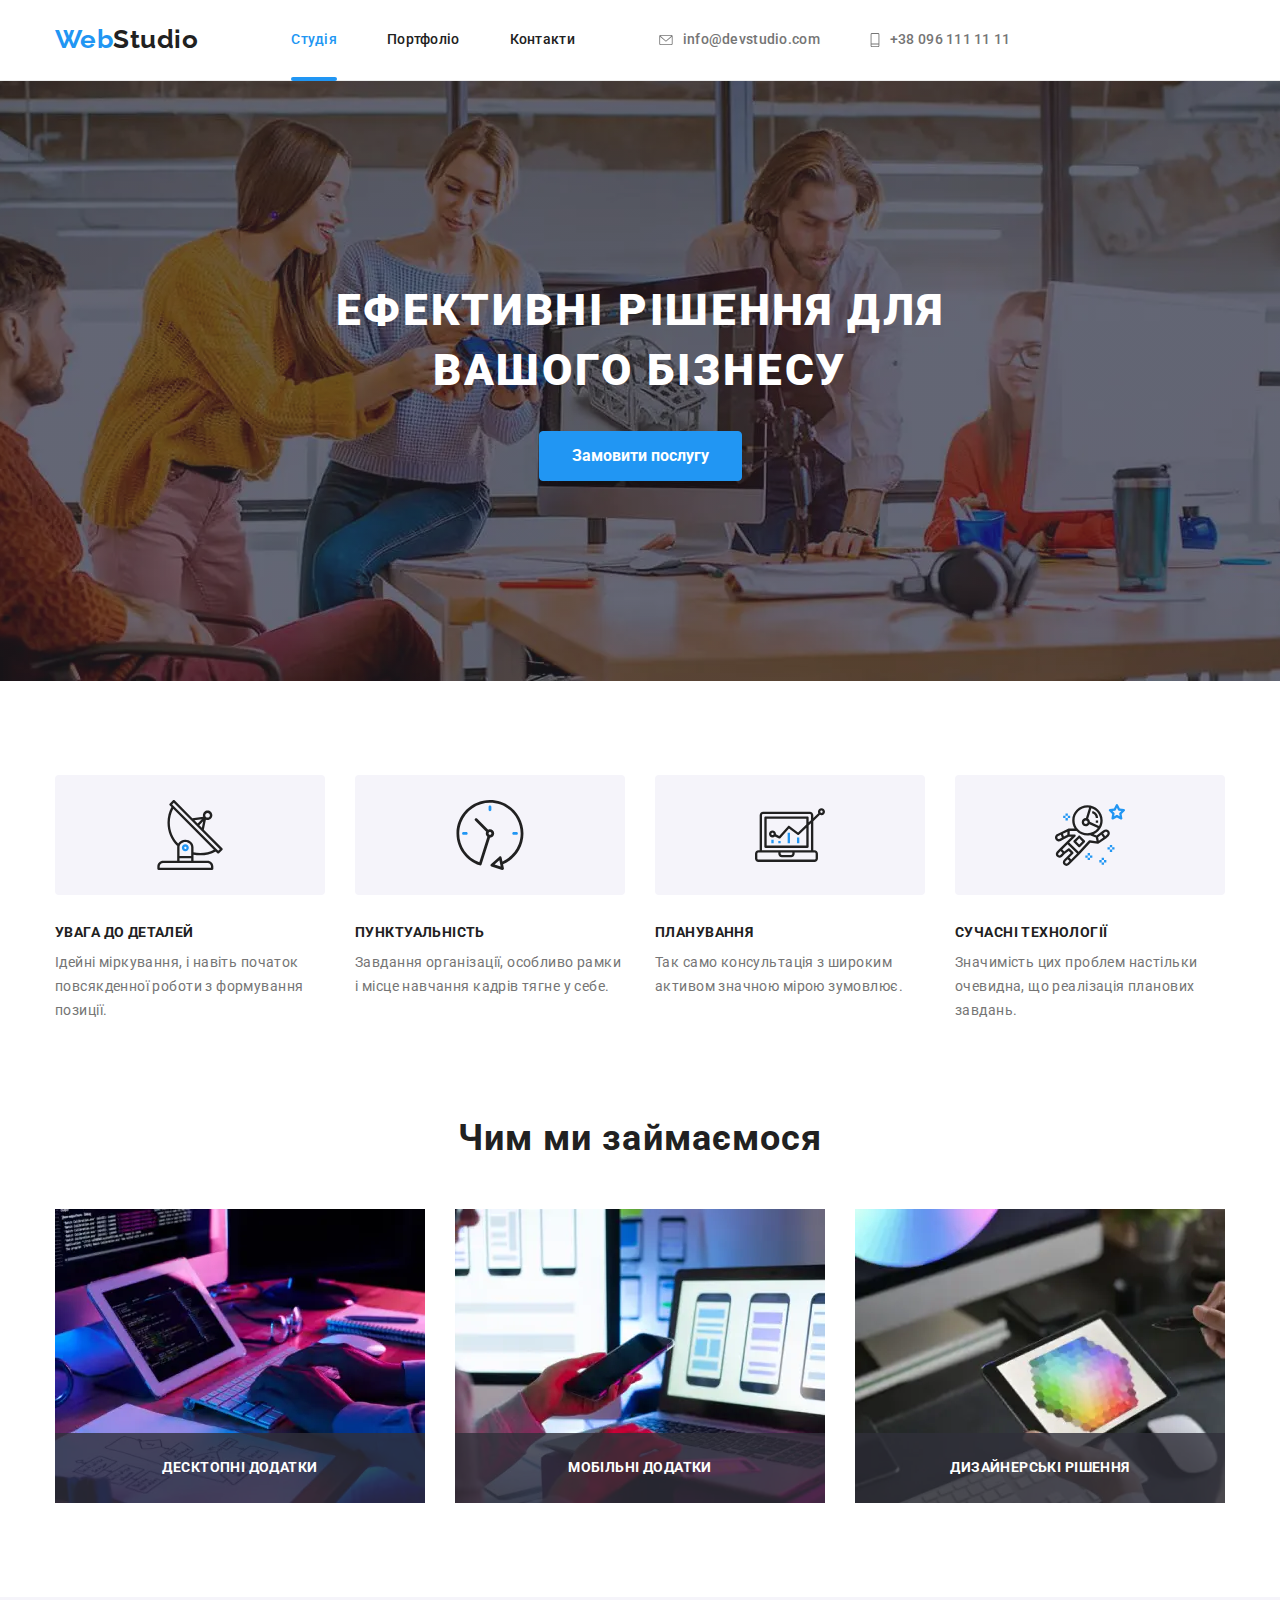
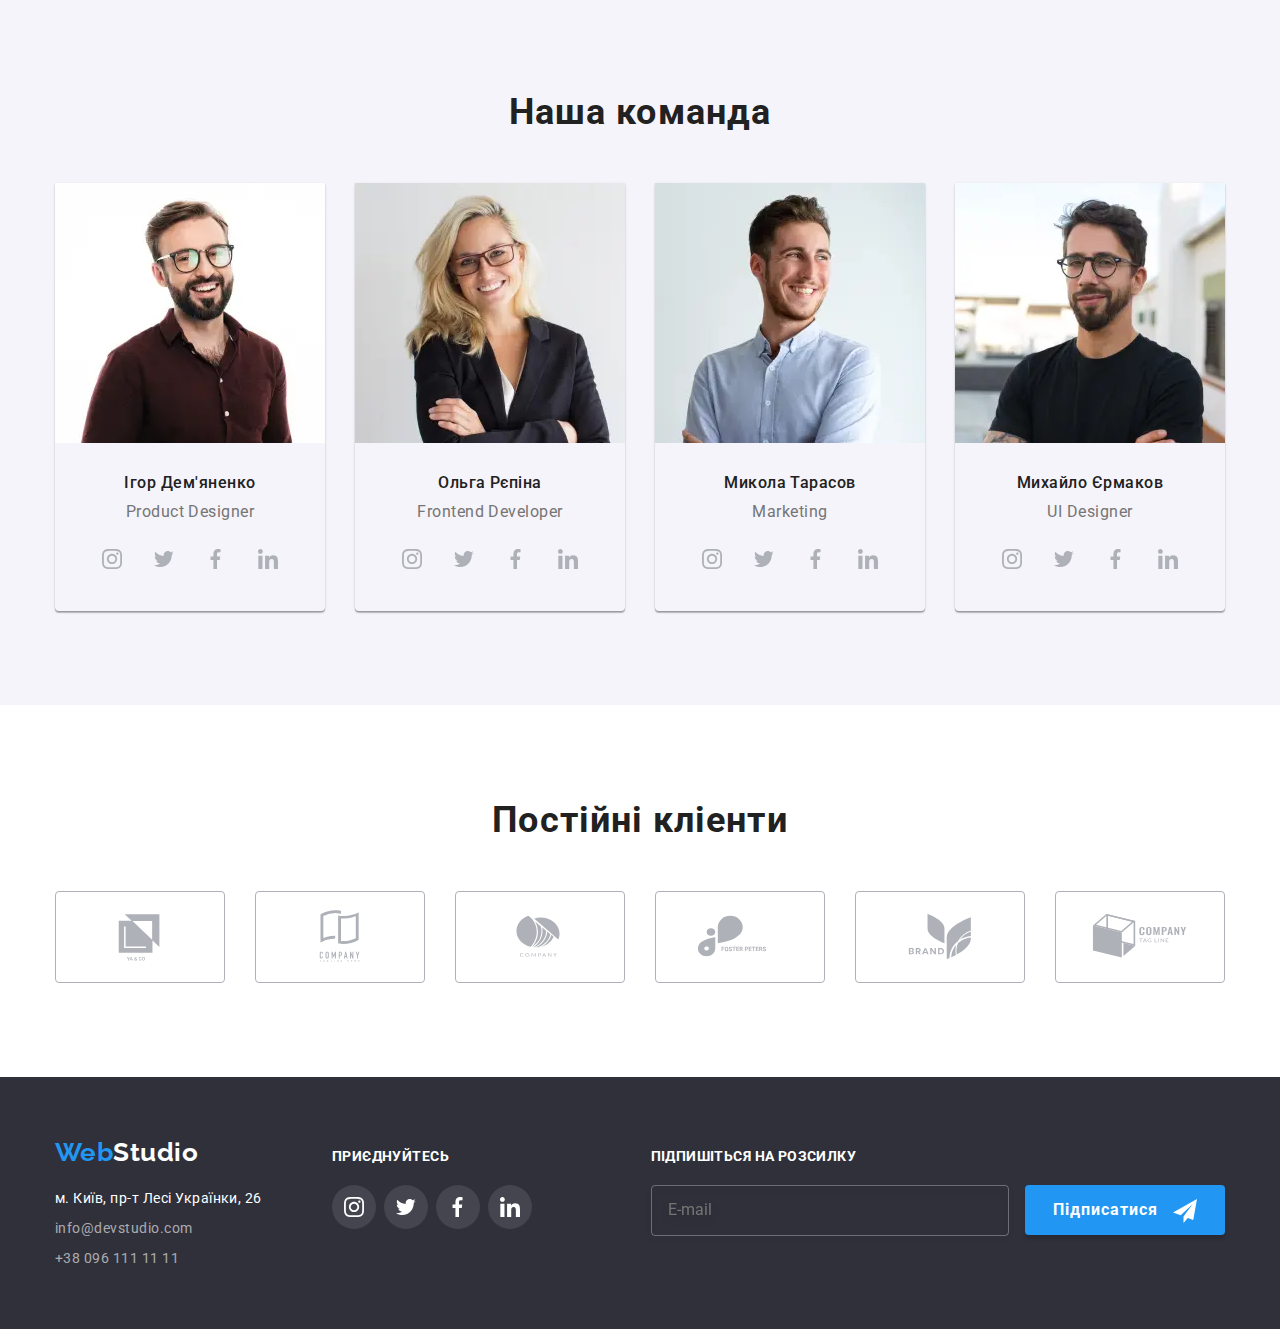
<file: index.html>
<!DOCTYPE html>
<html lang="uk">
  <head>
    <meta charset="UTF-8" />
    <meta http-equiv="X-UA-Compatible" content="IE=edge" />
    <meta name="viewport" content="width=device-width, initial-scale=1.0" />
    <link
      rel="stylesheet"
      href="https://cdnjs.cloudflare.com/ajax/libs/modern-normalize/1.1.0/modern-normalize.css"
      integrity="sha512-Y0MM+V6ymRKN2zStTqzQ227DWhhp4Mzdo6gnlRnuaNCbc+YN/ZH0sBCLTM4M0oSy9c9VKiCvd4Jk44aCLrNS5Q=="
      crossorigin="anonymous"
      referrerpolicy="no-referrer"
    />
    <link rel="preconnect" href="https://fonts.googleapis.com" />
    <link rel="preconnect" href="https://fonts.gstatic.com" crossorigin />
    <link
      href="https://fonts.googleapis.com/css2?family=Raleway:wght@700&family=Roboto:wght@400;500;700;900&display=swap"
      rel="stylesheet"
    />
    <!-- <link rel="stylesheet" href="./css/styles.css" /> -->
    <link rel="stylesheet" href="./css/main.min.css" />
    <title>goit-markup-hw-02</title>
  </head>
  <body>
    <header class="header">
      <div class="container header-container">
        <a href="./index.html" class="logo logo-header"
          >Web<span>Studio</span></a
        >
        <nav class="page-navigation">
          <ul class="site-nav">
            <li class="site-nav__item">
              <a href="./index.html" class="site-nav__link active">Студія</a>
            </li>
            <li class="site-nav__item">
              <a href="./portfolio.html" class="site-nav__link">Портфоліо</a>
            </li>
            <li class="site-nav__item">
              <a href="" class="site-nav__link">Контакти</a>
            </li>
          </ul>
        </nav>

        <ul class="auth-nav">
          <li class="auth-nav__item">
            <a href="mailto:info@devstudio.com" class="auth-nav__link"
              ><svg class="auth-nav-icon-envelope">
                <use href="./images/icons.svg#envelope"></use>
              </svg>
              info@devstudio.com</a
            >
          </li>
          <li class="auth-nav__item">
            <a href="tel:+380961111111" class="auth-nav__link"
              ><svg class="auth-nav-icon-tel">
                <use href="./images/icons.svg#tel"></use>
              </svg>
              +38 096 111 11 11</a
            >
          </li>
        </ul>
        <button type="button" class="mobile-menu-button mob-menu--open">
          <svg class="mobile-menu-button-icon">
            <use href="./images/icons.svg#icon-menu"></use>
          </svg>
        </button>
        <div class="mobile-menu mob-menu is-hidden">
          <button
            class="mobile-menu-button-close mob-menu--close"
            type="button"
          >
            <svg class="mobile-menu-button-close-icon">
              <use href="./images/icons.svg#icon-close"></use>
            </svg>
          </button>
          <nav class="mobile-navigation">
            <ul class="mobile-navigation-list">
              <li class="mobile-navigation-item">
                <a
                  class="mobile-navigation-link mob-current"
                  href="./index.html"
                  >Студія</a
                >
              </li>
              <li class="mobile-navigation-item">
                <a class="mobile-navigation-link" href="./portfolio.html"
                  >Портфоліо</a
                >
              </li>
              <li class="mobile-navigation-item">
                <a class="mobile-navigation-link" href="">Контакти</a>
              </li>
            </ul>
          </nav>
          <div class="mobile-contacts-wrapper">
            <ul class="mobile-contacts">
              <li class="mobile-contacts-item">
                <a class="mobile-contacts-phone" href="tel:+380961111111"
                  >+38 096 111 11 11</a
                >
              </li>
              <li class="mobile-contacts-item">
                <a
                  class="mobile-contacts-email"
                  href="mailto:info@devstudio.com"
                  >info@devstudio.com</a
                >
              </li>
            </ul>
            <ul class="mobile-social">
              <li class="mobile-social-item">
                <a class="mobile-social-link" href="">Instagram</a>
              </li>
              <li class="mobile-social-item">
                <a class="mobile-social-link" href="">Twitter</a>
              </li>
              <li class="mobile-social-item">
                <a class="mobile-social-link" href="">Facebook</a>
              </li>
              <li class="mobile-social-item">
                <a class="mobile-social-link" href="">LinkedIn</a>
              </li>
            </ul>
          </div>
        </div>
      </div>
    </header>
    <main>
      <section class="section-hero">
        <div class="container">
          <h1 class="section-hero-title">
            Ефективні рішення для вашого бізнесу
          </h1>
          <button class="hero-button" type="button" data-modal-open>
            Замовити послугу
          </button>
        </div>
      </section>

      <section class="section-features">
        <div class="container">
          <h2 class="visually-hidden">Особливості</h2>
          <ul class="features__list list">
            <li class="features__item">
              <div class="features__icon-wrap">
                <svg class="features__icon">
                  <use href="./images/icons.svg#icon-features01"></use>
                </svg>
              </div>
              <h3 class="features__title">Увага до деталей</h3>
              <p class="features__text">
                Ідейні міркування, і навіть початок повсякденної роботи з
                формування позиції.
              </p>
            </li>
            <li class="features__item">
              <div class="features__icon-wrap">
                <svg class="features__icon">
                  <use href="./images/icons.svg#icon-features02"></use>
                </svg>
              </div>
              <h3 class="features__title">Пунктуальність</h3>
              <p class="features__text">
                Завдання організації, особливо рамки і місце навчання кадрів
                тягне у себе.
              </p>
            </li>
            <li class="features__item">
              <div class="features__icon-wrap">
                <svg class="features__icon">
                  <use href="./images/icons.svg#icon-features03"></use>
                </svg>
              </div>
              <h3 class="features__title">Планування</h3>
              <p class="features__text">
                Так само консультація з широким активом значною мірою зумовлює.
              </p>
            </li>
            <li class="features__item">
              <div class="features__icon-wrap">
                <svg class="features__icon">
                  <use href="./images/icons.svg#icon-features04"></use>
                </svg>
              </div>
              <h3 class="features__title">Сучасні технології</h3>
              <p class="features__text">
                Значимість цих проблем настільки очевидна, що реалізація
                планових завдань.
              </p>
            </li>
          </ul>
        </div>
      </section>

      <section class="section-our-works">
        <div class="container">
          <h2 class="section-title">Чим ми займаємося</h2>
          <ul class="our-works list">
            <li class="our-works-item">
              <picture>
                <source
                  srcset="
                    ./img/works/works1-desktop.webp    1x,
                    ./img/works/works1-desktop@2x.webp 2x
                  "
                  type="image/webp"
                />
                <source
                  srcset="
                    ./img/works/works1-desktop.jpg    1x,
                    ./img/works/works1-desktop@2x.jpg 2x
                  "
                />
                <img src="#" alt="Розробка додатків" />
              </picture>
              <div class="our-works-text-wrap">
                <p class="our-works-text">Десктопні додатки</p>
              </div>
            </li>
            <li class="our-works-item">
              <picture>
                <source
                  srcset="
                    ./img/works/works2-desktop.webp    1x,
                    ./img/works/works2-desktop@2x.webp 2x
                  "
                  type="image/webp"
                />
                <source
                  srcset="
                    ./img/works/works2-desktop.jpg    1x,
                    ./img/works/works2-desktop@2x.jpg 2x
                  "
                />
                <img src="#" alt="Розробка мобільних додатків" />
              </picture>
              <div class="our-works-text-wrap">
                <p class="our-works-text">Мобільні додатки</p>
              </div>
            </li>
            <li class="our-works-item">
              <picture>
                <source
                  srcset="
                    ./img/works/works3-desktop.webp    1x,
                    ./img/works/works3-desktop@2x.webp 2x
                  "
                  type="image/webp"
                />
                <source
                  srcset="
                    ./img/works/works3-desktop.jpg    1x,
                    ./img/works/works3-desktop@2x.jpg 2x
                  "
                />
                <img src="#" alt="Створення унікальних рішень" />
              </picture>
              <div class="our-works-text-wrap">
                <p class="our-works-text">Дизайнерські рішення</p>
              </div>
            </li>
          </ul>
        </div>
      </section>

      <section class="section-our-teams">
        <div class="container">
          <h2 class="section-title">Наша команда</h2>
          <ul class="our-teams list">
            <li class="our-teams-item">
              <picture>
                <source
                  media="(min-width: 1200px)"
                  srcset="
                    ./img/team/team-1-desktop.webp    1x,
                    ./img/team/team-1-desktop@2x.webp 2x
                  "
                  type="image/webp"
                />
                <source
                  media="(min-width: 1200px)"
                  srcset="
                    ./img/team/team-1-desktop.jpg    1x,
                    ./img/team/team-1-desktop@2x.jpg 2x
                  "
                />
                <source
                  media="(min-width: 768px)"
                  srcset="
                    ./img/team/team-1-tablet.webp    1x,
                    ./img/team/team-1-tablet@2x.webp 2x
                  "
                  type="image/webp"
                />
                <source
                  media="(min-width: 768px)"
                  srcset="
                    ./img/team/team-1-tablet.jpg    1x,
                    ./img/team/team-1-tablet@2x.jpg 2x
                  "
                />
                <source
                  media="(min-width: 280px)"
                  srcset="
                    ./img/team/team-1.webp    1x,
                    ./img/team/team-1@2x.webp 2x
                  "
                  type="image/webp"
                />
                <source
                  media="(min-width: 280px)"
                  srcset="./img/team/team-1.jpg 1x, ./img/team/team-1@2x.jpg 2x"
                />
                <img
                  src="./img/team/team-1.jpg"
                  alt="Ігор Дем’яненко"
                  loading="lazy"
                />
              </picture>
              <div class="our-teams-description">
                <h3 class="our-teams-title">Ігор Дем'яненко</h3>
                <p class="our-teams-text" lang="en">Product Designer</p>
                <ul class="social-list">
                  <li class="social-item">
                    <a
                      href=""
                      class="social-link our-team-social-link"
                      target="_blank"
                      rel="noopener noreferrer"
                    >
                      <svg class="social-icon our-team-social-icon">
                        <use href="./images/icons.svg#icon-instagram"></use>
                      </svg>
                    </a>
                  </li>
                  <li class="social-item">
                    <a
                      href=""
                      class="social-link our-team-social-link"
                      target="_blank"
                      rel="noopener noreferrer"
                    >
                      <svg class="social-icon our-team-social-icon">
                        <use href="./images/icons.svg#icon-twitter"></use>
                      </svg>
                    </a>
                  </li>
                  <li class="social-item">
                    <a
                      href=""
                      class="social-link our-team-social-link"
                      target="_blank"
                      rel="noopener noreferrer"
                    >
                      <svg class="social-icon our-team-social-icon">
                        <use href="./images/icons.svg#icon-facebook"></use>
                      </svg>
                    </a>
                  </li>
                  <li class="social-item">
                    <a
                      href=""
                      class="social-link our-team-social-link"
                      target="_blank"
                      rel="noopener noreferrer"
                    >
                      <svg class="social-icon our-team-social-icon">
                        <use href="./images/icons.svg#icon-linkedin"></use>
                      </svg>
                    </a>
                  </li>
                </ul>
              </div>
            </li>
            <li class="our-teams-item">
              <picture>
                <source
                  media="(min-width: 1200px)"
                  srcset="
                    ./img/team/team-2-desktop.webp    1x,
                    ./img/team/team-2-desktop@2x.webp 2x
                  "
                  type="image/webp"
                />
                <source
                  media="(min-width: 1200px)"
                  srcset="
                    ./img/team/team-2-desktop.jpg    1x,
                    ./img/team/team-2-desktop@2x.jpg 2x
                  "
                />
                <source
                  media="(min-width: 768px)"
                  srcset="
                    ./img/team/team-2-tablet.webp    1x,
                    ./img/team/team-2-tablet@2x.webp 2x
                  "
                  type="image/webp"
                />
                <source
                  media="(min-width: 768px)"
                  srcset="
                    ./img/team/team-2-tablet.jpg    1x,
                    ./img/team/team-2-tablet@2x.jpg 2x
                  "
                />
                <source
                  media="(min-width: 280px)"
                  srcset="
                    ./img/team/team-2.webp    1x,
                    ./img/team/team-2@2x.webp 2x
                  "
                  type="image/webp"
                />
                <source
                  media="(min-width: 280px)"
                  srcset="./img/team/team-2.jpg 1x, ./img/team/team-2@2x.jpg 2x"
                />
                <img
                  src="./img/team/team-2.jpg"
                  alt="Ольга Рєпіна"
                  loading="lazy"
                />
              </picture>
              <div class="our-teams-description">
                <h3 class="our-teams-title">Ольга Рєпіна</h3>
                <p class="our-teams-text" lang="en">Frontend Developer</p>
                <ul class="social-list">
                  <li class="social-item">
                    <a
                      href=""
                      class="social-link our-team-social-link"
                      target="_blank"
                      rel="noopener noreferrer"
                    >
                      <svg class="social-icon our-team-social-icon">
                        <use href="./images/icons.svg#icon-instagram"></use>
                      </svg>
                    </a>
                  </li>
                  <li class="social-item">
                    <a
                      href=""
                      class="social-link our-team-social-link"
                      target="_blank"
                      rel="noopener noreferrer"
                    >
                      <svg class="social-icon our-team-social-icon">
                        <use href="./images/icons.svg#icon-twitter"></use>
                      </svg>
                    </a>
                  </li>
                  <li class="social-item">
                    <a
                      href=""
                      class="social-link our-team-social-link"
                      target="_blank"
                      rel="noopener noreferrer"
                    >
                      <svg class="social-icon our-team-social-icon">
                        <use href="./images/icons.svg#icon-facebook"></use>
                      </svg>
                    </a>
                  </li>
                  <li class="social-item">
                    <a
                      href=""
                      class="social-link our-team-social-link"
                      target="_blank"
                      rel="noopener noreferrer"
                    >
                      <svg class="social-icon our-team-social-icon">
                        <use href="./images/icons.svg#icon-linkedin"></use>
                      </svg>
                    </a>
                  </li>
                </ul>
              </div>
            </li>
            <li class="our-teams-item">
              <picture>
                <source
                  media="(min-width: 1200px)"
                  srcset="
                    ./img/team/team-3-desktop.webp    1x,
                    ./img/team/team-3-desktop@2x.webp 2x
                  "
                  type="image/webp"
                />
                <source
                  media="(min-width: 1200px)"
                  srcset="
                    ./img/team/team-3-desktop.jpg    1x,
                    ./img/team/team-3-desktop@2x.jpg 2x
                  "
                />
                <source
                  media="(min-width: 768px)"
                  srcset="
                    ./img/team/team-3-tablet.webp    1x,
                    ./img/team/team-3-tablet@2x.webp 2x
                  "
                  type="image/webp"
                />
                <source
                  media="(min-width: 768px)"
                  srcset="
                    ./img/team/team-3-tablet.jpg    1x,
                    ./img/team/team-3-tablet@2x.jpg 2x
                  "
                />
                <source
                  media="(min-width: 280px)"
                  srcset="
                    ./img/team/team-3.webp    1x,
                    ./img/team/team-3@2x.webp 2x
                  "
                  type="image/webp"
                />
                <source
                  media="(min-width: 280px)"
                  srcset="./img/team/team-3.jpg 1x, ./img/team/team-3@2x.jpg 2x"
                />
                <img
                  src="./img/team/team-3.jpg"
                  alt="Микола Тарасов"
                  loading="lazy"
                />
              </picture>
              <div class="our-teams-description">
                <h3 class="our-teams-title">Микола Тарасов</h3>
                <p class="our-teams-text" lang="en">Marketing</p>
                <ul class="social-list">
                  <li class="social-item">
                    <a
                      href=""
                      class="social-link our-team-social-link"
                      target="_blank"
                      rel="noopener noreferrer"
                    >
                      <svg class="social-icon our-team-social-icon">
                        <use href="./images/icons.svg#icon-instagram"></use>
                      </svg>
                    </a>
                  </li>
                  <li class="social-item">
                    <a
                      href=""
                      class="social-link our-team-social-link"
                      target="_blank"
                      rel="noopener noreferrer"
                    >
                      <svg class="social-icon our-team-social-icon">
                        <use href="./images/icons.svg#icon-twitter"></use>
                      </svg>
                    </a>
                  </li>
                  <li class="social-item">
                    <a
                      href=""
                      class="social-link our-team-social-link"
                      target="_blank"
                      rel="noopener noreferrer"
                    >
                      <svg class="social-icon our-team-social-icon">
                        <use href="./images/icons.svg#icon-facebook"></use>
                      </svg>
                    </a>
                  </li>
                  <li class="social-item">
                    <a
                      href=""
                      class="social-link our-team-social-link"
                      target="_blank"
                      rel="noopener noreferrer"
                    >
                      <svg class="social-icon our-team-social-icon">
                        <use href="./images/icons.svg#icon-linkedin"></use>
                      </svg>
                    </a>
                  </li>
                </ul>
              </div>
            </li>
            <li class="our-teams-item">
              <picture>
                <source
                  media="(min-width: 1200px)"
                  srcset="
                    ./img/team/team-4-desktop.webp    1x,
                    ./img/team/team-4-desktop@2x.webp 2x
                  "
                  type="image/webp"
                />
                <source
                  media="(min-width: 1200px)"
                  srcset="
                    ./img/team/team-4-desktop.jpg    1x,
                    ./img/team/team-4-desktop@2x.jpg 2x
                  "
                />
                <source
                  media="(min-width: 768px)"
                  srcset="
                    ./img/team/team-4-tablet.webp    1x,
                    ./img/team/team-4-tablet@2x.webp 2x
                  "
                  type="image/webp"
                />
                <source
                  media="(min-width: 768px)"
                  srcset="
                    ./img/team/team-4-tablet.jpg    1x,
                    ./img/team/team-4-tablet@2x.jpg 2x
                  "
                />
                <source
                  media="(min-width: 280px)"
                  srcset="
                    ./img/team/team-4.webp    1x,
                    ./img/team/team-4@2x.webp 2x
                  "
                  type="image/webp"
                />
                <source
                  media="(min-width: 280px)"
                  srcset="./img/team/team-4.jpg 1x, ./img/team/team-4@2x.jpg 2x"
                />
                <img src="./img/team/team-4.jpg" altМихайло Єрмаков"
                loading="lazy">
              </picture>
              <div class="our-teams-description">
                <h3 class="our-teams-title">Михайло Єрмаков</h3>
                <p class="our-teams-text" lang="en">UI Designer</p>
                <ul class="social-list">
                  <li class="social-item">
                    <a
                      href=""
                      class="social-link our-team-social-link"
                      target="_blank"
                      rel="noopener noreferrer"
                    >
                      <svg class="social-icon our-team-social-icon">
                        <use href="./images/icons.svg#icon-instagram"></use>
                      </svg>
                    </a>
                  </li>
                  <li class="social-item">
                    <a
                      href=""
                      class="social-link our-team-social-link"
                      target="_blank"
                      rel="noopener noreferrer"
                    >
                      <svg class="social-icon our-team-social-icon">
                        <use href="./images/icons.svg#icon-twitter"></use>
                      </svg>
                    </a>
                  </li>
                  <li class="social-item">
                    <a
                      href=""
                      class="social-link our-team-social-link"
                      target="_blank"
                      rel="noopener noreferrer"
                    >
                      <svg class="social-icon our-team-social-icon">
                        <use href="./images/icons.svg#icon-facebook"></use>
                      </svg>
                    </a>
                  </li>
                  <li class="social-item">
                    <a
                      href=""
                      class="social-link our-team-social-link"
                      target="_blank"
                      rel="noopener noreferrer"
                    >
                      <svg class="social-icon our-team-social-icon">
                        <use href="./images/icons.svg#icon-linkedin"></use>
                      </svg>
                    </a>
                  </li>
                </ul>
              </div>
            </li>
          </ul>
        </div>
      </section>

      <section class="clients">
        <div class="container">
          <h2 class="clients-title">Постійні кліенти</h2>
          <ul class="clients-list">
            <li class="clients-item">
              <a
                href=""
                class="clients-link"
                target="_blank"
                rel="noopener noreferrer"
              >
                <svg class="clients-icon">
                  <use href="./images/icons.svg#icon-logo1"></use>
                </svg>
              </a>
            </li>
            <li class="clients-item">
              <a
                href=""
                class="clients-link"
                target="_blank"
                rel="noopener noreferrer"
              >
                <svg class="clients-icon">
                  <use href="./images/icons.svg#icon-logo2"></use>
                </svg>
              </a>
            </li>
            <li class="clients-item">
              <a
                href=""
                class="clients-link"
                target="_blank"
                rel="noopener noreferrer"
              >
                <svg class="clients-icon">
                  <use href="./images/icons.svg#icon-logo3"></use>
                </svg>
              </a>
            </li>
            <li class="clients-item">
              <a
                href=""
                class="clients-link"
                target="_blank"
                rel="noopener noreferrer"
              >
                <svg class="clients-icon">
                  <use href="./images/icons.svg#icon-logo4"></use>
                </svg>
              </a>
            </li>
            <li class="clients-item">
              <a
                href=""
                class="clients-link"
                target="_blank"
                rel="noopener noreferrer"
              >
                <svg class="clients-icon">
                  <use href="./images/icons.svg#icon-logo5"></use>
                </svg>
              </a>
            </li>
            <li class="clients-item">
              <a
                href=""
                class="clients-link"
                target="_blank"
                rel="noopener noreferrer"
              >
                <svg class="clients-icon">
                  <use href="./images/icons.svg#icon-logo6"></use>
                </svg>
              </a>
            </li>
          </ul>
        </div>
      </section>
    </main>

    <footer class="footer">
      <div class="container footer-container">
        <div class="footer-container-wrapper">
          <div class="footer-address-wrap">
            <a class="logo-footer" href="/">Web<span>Studio</span></a>
            <address>
              <ul class="footer-adress-list">
                <li class="footer-adress-item">
                  <a
                    class="footer-adress-link"
                    href="https://goo.gl/maps/C75iU1ukAfai6mXk6"
                    rel="nofollow noopener noreferrer"
                    target="_blank"
                    >м. Київ, пр-т Лесі Українки, 26</a
                  >
                </li>
                <li class="footer-adress-item">
                  <a class="footer-mail-link" href="mailto:info@devstudio.com"
                    >info@devstudio.com</a
                  >
                </li>
                <li class="footer-adress-item">
                  <a class="footer-phone-link" href="tel:+380961111111"
                    >+38 096 111 11 11</a
                  >
                </li>
              </ul>
            </address>
          </div>

          <div class="footer-social-wrap">
            <p class="footer-social-title">приєднуйтесь</p>
            <ul class="social-list">
              <li class="social-item">
                <a href="" class="social-link footer-social-link">
                  <svg class="social-icon footer-social-icon">
                    <use href="./images/icons.svg#icon-instagram"></use>
                  </svg>
                </a>
              </li>
              <li class="social-item">
                <a href="" class="social-link footer-social-link">
                  <svg class="social-icon footer-social-icon">
                    <use href="./images/icons.svg#icon-twitter"></use>
                  </svg>
                </a>
              </li>
              <li class="social-item">
                <a href="" class="social-link footer-social-link">
                  <svg class="social-icon footer-social-icon">
                    <use href="./images/icons.svg#icon-facebook"></use>
                  </svg>
                </a>
              </li>
              <li class="social-item">
                <a href="" class="social-link footer-social-link">
                  <svg class="social-icon footer-social-icon">
                    <use href="./images/icons.svg#icon-linkedin"></use>
                  </svg>
                </a>
              </li>
            </ul>
          </div>
        </div>

        <form class="footer-form" action="#">
          <p class="footer-form-title">Підпишіться на розсилку</p>
          <input
            class="footer-form-input"
            type="email"
            name="email"
            placeholder="E-mail"
          />
          <button class="footer-form-button" type="submit">
            Підписатися
            <svg class="modal-form-button-icon">
              <use href="./images/icons.svg#icon-send"></use>
            </svg>
          </button>
        </form>
      </div>
    </footer>

    <div class="backdrop is-hidden" data-modal>
      <div class="modal">
        <button class="modal-btn" type="button" data-modal-close>
          <svg class="modal-close">
            <use href="./images/icons.svg#icon-close"></use>
          </svg>
        </button>

        <form class="modal-form" action="#">
          <p class="modal-title">Залиште свої дані, ми вам передзвонимо</p>
          <label class="modal-form-label">
            Ім'я
            <span class="form-input-wrap">
              <input
                class="modal-form-input"
                type="text"
                name="user-name"
                minlength="3"
                pattern="[a-zA-Zа-яїА-ЯЇ]+"
              />
              <svg class="modal-form-input-icon">
                <use href="./images/icons.svg#icon-user-name"></use>
              </svg>
            </span>
          </label>
          <label class="modal-form-label">
            Телефон
            <span class="form-input-wrap">
              <input
                class="modal-form-input"
                type="tel"
                name="user-phone"
                minlength="12"
                pattern="[0-9]{12}"
                title="380123456789"
              />
              <svg class="modal-form-input-icon">
                <use href="./images/icons.svg#icon-user-tel"></use>
              </svg>
            </span>
          </label>
          <label class="modal-form-label">
            Пошта
            <span class="form-input-wrap">
              <input
                class="modal-form-input"
                type="email"
                name="user-email"
                required=""
              />
              <svg class="modal-form-input-icon">
                <use href="./images/icons.svg#icon-user-email"></use>
              </svg>
            </span>
          </label>
          <label class="modal-form-label modal-form-label-message">
            Коментар
            <textarea
              class="modal-form-message"
              name="user-message"
              placeholder="Введіть текст"
            ></textarea>
          </label>
          <input
            class="modal-check-box visually-hidden"
            type="checkbox"
            id="accept"
          />
          <label
            class="modal-form-label modal-form-checkbox-label"
            for="accept"
          >
            Погоджуюся з розсилкою та приймаю
            <a href="#" class="modal-form-link">Умови договору</a>
          </label>
          <button class="modal-form-button" type="submit">Відправити</button>
        </form>
      </div>
    </div>
    <script src="./js/mobile-menu.js"></script>
    <script src="./js/modal.js"></script>
  </body>
</html>
</file>
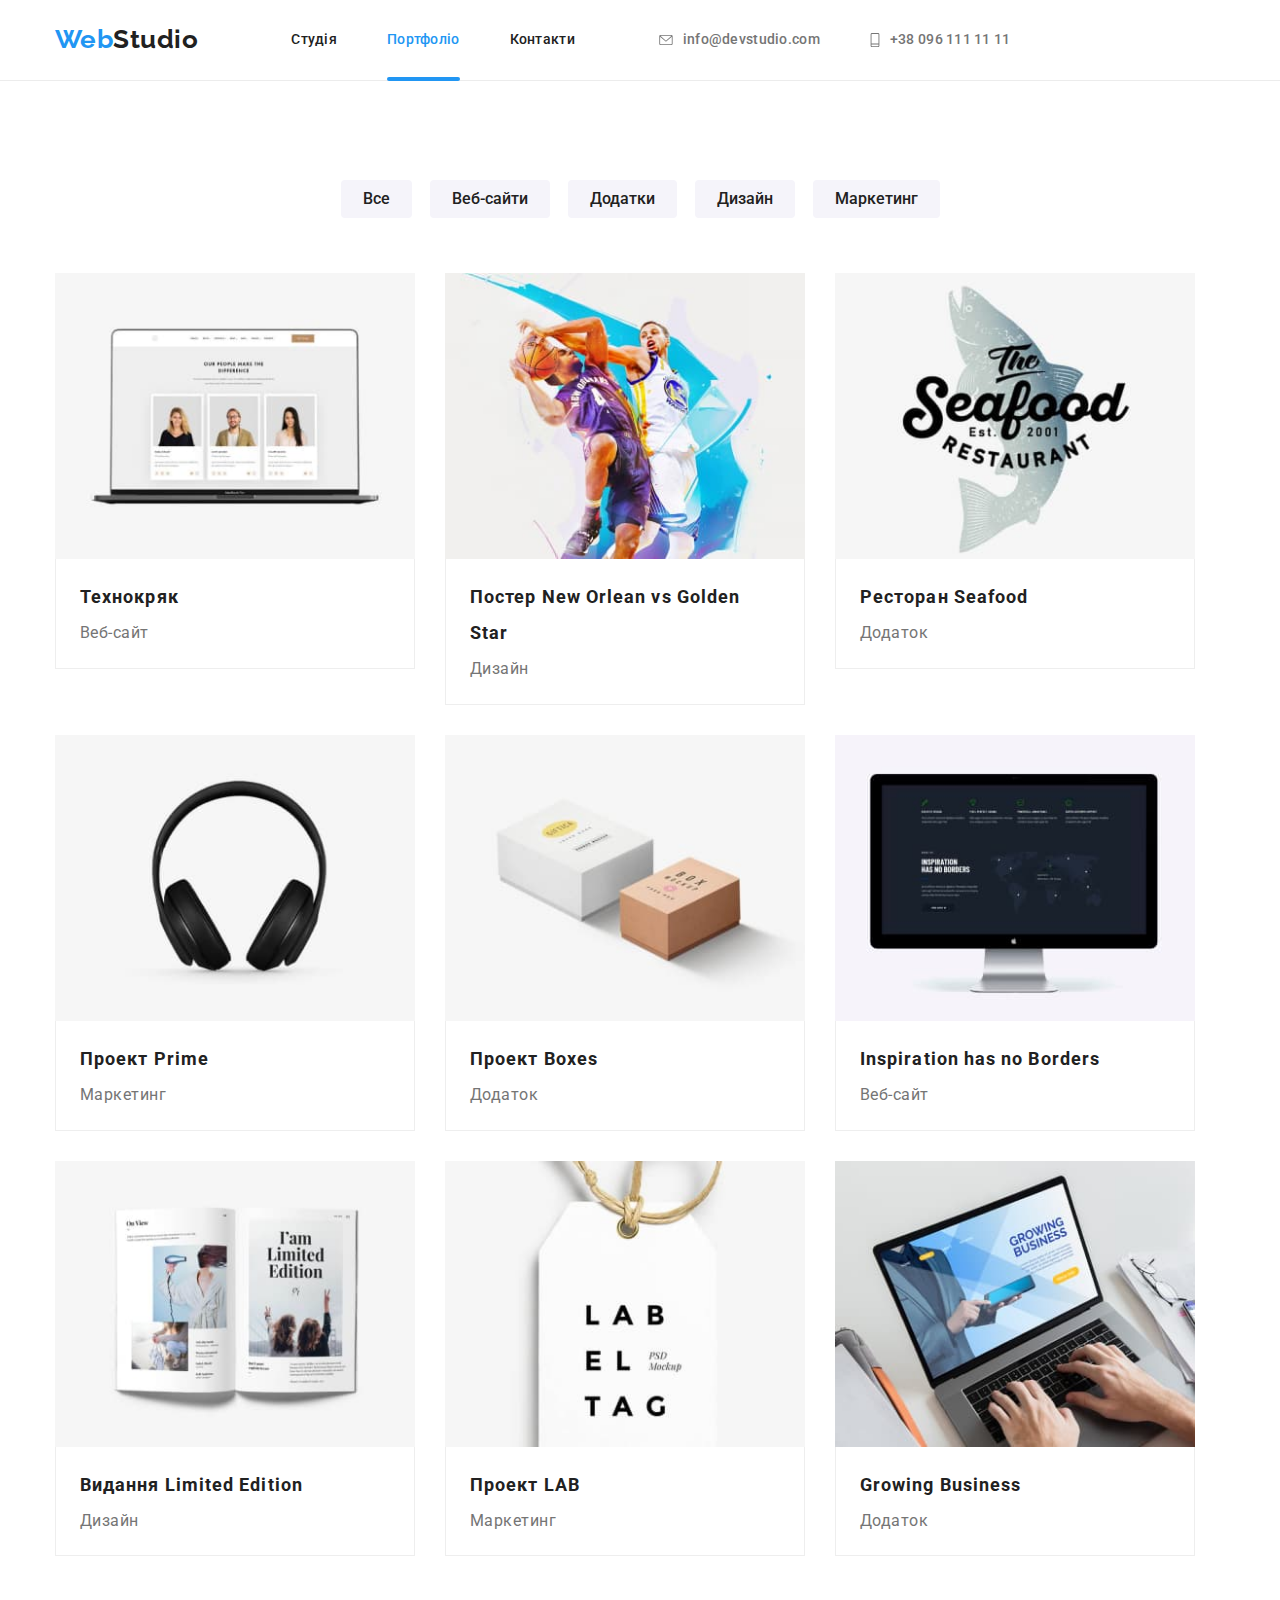
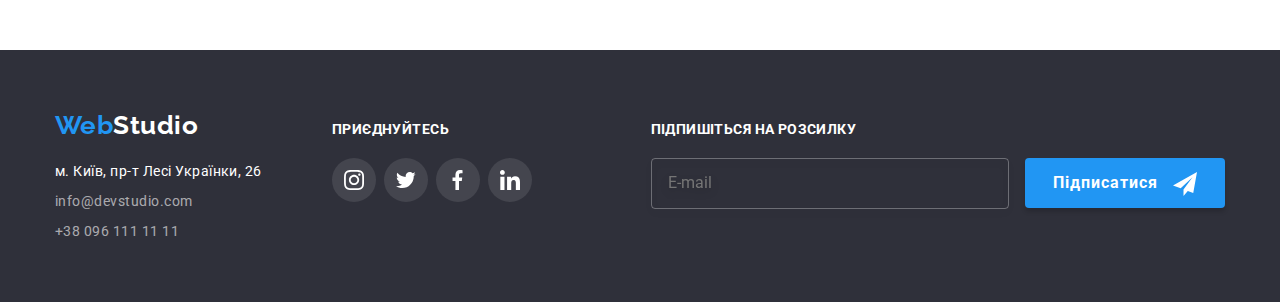
<file: portfolio.html>
<!DOCTYPE html>
<html lang="uk">
  <head>
    <meta charset="UTF-8" />
    <meta http-equiv="X-UA-Compatible" content="IE=edge" />
    <meta name="viewport" content="width=device-width, initial-scale=1.0" />
    <link
      rel="stylesheet"
      href="https://cdnjs.cloudflare.com/ajax/libs/modern-normalize/1.1.0/modern-normalize.css"
      integrity="sha512-Y0MM+V6ymRKN2zStTqzQ227DWhhp4Mzdo6gnlRnuaNCbc+YN/ZH0sBCLTM4M0oSy9c9VKiCvd4Jk44aCLrNS5Q=="
      crossorigin="anonymous"
      referrerpolicy="no-referrer"
    />
    <link rel="preconnect" href="https://fonts.googleapis.com" />
    <link rel="preconnect" href="https://fonts.gstatic.com" crossorigin />
    <link
      href="https://fonts.googleapis.com/css2?family=Raleway:wght@700&family=Roboto:wght@400;500;700;900&display=swap"
      rel="stylesheet"
    />
    <!-- <link rel="stylesheet" href="./css/styles.css" /> -->
    <link rel="stylesheet" href="./css/main.min.css" />
    <title>portfolio</title>
  </head>
  <body>
    <header class="header">
      <div class="container header-container">
        <a class="logo logo-header" href="./index.html"
          >Web<span>Studio</span></a
        >
        <nav class="page-navigation">
          <ul class="site-nav list">
            <li class="site-nav__item">
              <a href="./index.html" class="site-nav__link">Студія</a>
            </li>
            <li class="site-nav__item">
              <a href="./portfolio.html" class="site-nav__link active"
                >Портфоліо</a
              >
            </li>
            <li class="site-nav__item">
              <a href="#" class="site-nav__link">Контакти</a>
            </li>
          </ul>
        </nav>

        <ul class="auth-nav">
          <li class="auth-nav__item">
            <a href="mailto:info@devstudio.com" class="auth-nav__link"
              ><svg class="auth-nav-icon-envelope">
                <use href="./images/icons.svg#envelope"></use>
              </svg>
              info@devstudio.com</a
            >
          </li>
          <li class="auth-nav__item">
            <a href="tel:+380961111111" class="auth-nav__link"
              ><svg class="auth-nav-icon-tel">
                <use href="./images/icons.svg#tel"></use>
              </svg>
              +38 096 111 11 11</a
            >
          </li>
        </ul>
        <button type="button" class="mobile-menu-button mob-menu--open">
          <svg class="mobile-menu-button-icon">
            <use href="./images/icons.svg#icon-menu"></use>
          </svg>
        </button>
      </div>
      <div class="mobile-menu mob-menu is-hidden">
        <button class="mobile-menu-button-close mob-menu--close" type="button">
          <svg class="mobile-menu-button-close-icon">
            <use href="./images/icons.svg#icon-close"></use>
          </svg>
        </button>
        <nav class="mobile-navigation">
          <ul class="mobile-navigation-list">
            <li class="mobile-navigation-item">
              <a class="mobile-navigation-link" href="./index.html">Студія</a>
            </li>
            <li class="mobile-navigation-item">
              <a
                class="mobile-navigation-link mob-current"
                href="./portfolio.html"
                >Портфоліо</a
              >
            </li>
            <li class="mobile-navigation-item">
              <a class="mobile-navigation-link" href="">Контакти</a>
            </li>
          </ul>
        </nav>
        <div class="mobile-contacts-wrapper">
          <ul class="mobile-contacts">
            <li class="mobile-contacts-item">
              <a class="mobile-contacts-phone" href="tel:+380961111111"
                >+38 096 111 11 11</a
              >
            </li>
            <li class="mobile-contacts-item">
              <a class="mobile-contacts-email" href="mailto:info@devstudio.com"
                >info@devstudio.com</a
              >
            </li>
          </ul>
          <ul class="mobile-social">
            <li class="mobile-social-item">
              <a class="mobile-social-link" href="">Instagram</a>
            </li>
            <li class="mobile-social-item">
              <a class="mobile-social-link" href="">Twitter</a>
            </li>
            <li class="mobile-social-item">
              <a class="mobile-social-link" href="">Facebook</a>
            </li>
            <li class="mobile-social-item">
              <a class="mobile-social-link" href="">LinkedIn</a>
            </li>
          </ul>
        </div>
      </div>
    </header>
    <main>
      <section class="section-portfolio">
        <div class="container">
          <h1 class="visually-hidden">Porfolio</h1>
          <ul class="list portfolio-nav">
            <li class="portfolio-nav-item">
              <button class="portfolio-nav-button" type="button">Все</button>
            </li>
            <li class="portfolio-nav-item">
              <button class="portfolio-nav-button" type="button">
                Веб-сайти
              </button>
            </li>
            <li class="portfolio-nav-item">
              <button class="portfolio-nav-button" type="button">
                Додатки
              </button>
            </li>
            <li class="portfolio-nav-item">
              <button class="portfolio-nav-button" type="button">Дизайн</button>
            </li>
            <li class="portfolio-nav-item">
              <button class="portfolio-nav-button" type="button">
                Маркетинг
              </button>
            </li>
          </ul>

          <ul class="portfolio-list">
            <li class="portfolio-list-item">
              <a class="portfolio-list-link" href="#" target="_blank">
                <div class="portfolio-img-wrap">
                  <img
                    src="./images/portfolio-01.jpg"
                    alt="фото Технокряк"
                    width="370"
                    height="294"
                  />
                  <p class="portfolio-img-text">
                    Ресурс пропонує комплексні пропозиції з різним рівнем
                    функціоналу та сервісів. Все це дозволить відвідувачу
                    отримати вичерпні відомості про компанію чи приватну особу.
                  </p>
                </div>
                <div class="portfolio-description">
                  <h2 class="portfolio-title">Технокряк</h2>
                  <p class="portfolio-text">Веб-сайт</p>
                </div>
              </a>
            </li>
            <li class="portfolio-list-item">
              <a class="portfolio-list-link" href="#" target="_blank">
                <div class="portfolio-img-wrap">
                  <img
                    src="./images/portfolio-02.jpg"
                    alt="фото Постер New Orlean vs Golden Star"
                    width="370"
                    height="294"
                  />
                  <p class="portfolio-img-text">
                    Ресурс пропонує комплексні пропозиції з різним рівнем
                    функціоналу та сервісів. Все це дозволить відвідувачу
                    отримати вичерпні відомості про компанію чи приватну особу.
                  </p>
                </div>
                <div class="portfolio-description">
                  <h2 class="portfolio-title">
                    Постер New Orlean vs Golden Star
                  </h2>
                  <p class="portfolio-text">Дизайн</p>
                </div>
              </a>
            </li>
            <li class="portfolio-list-item">
              <a class="portfolio-list-link" href="#" target="_blank"
                ><div class="portfolio-img-wrap">
                  <img
                    src="./images/portfolio-03.jpg"
                    alt="фото Ресторан Seafood"
                    width="370"
                    height="294"
                  />
                  <p class="portfolio-img-text">
                    Ресурс пропонує комплексні пропозиції з різним рівнем
                    функціоналу та сервісів. Все це дозволить відвідувачу
                    отримати вичерпні відомості про компанію чи приватну особу.
                  </p>
                </div>
                <div class="portfolio-description">
                  <h2 class="portfolio-title">Ресторан Seafood</h2>
                  <p class="portfolio-text">Додаток</p>
                </div>
              </a>
            </li>
            <li class="portfolio-list-item">
              <a class="portfolio-list-link" href="#" target="_blank"
                ><div class="portfolio-img-wrap">
                  <img
                    src="./images/portfolio-04.jpg"
                    alt="фото Проект Prime"
                    width="370"
                    height="294"
                  />
                  <p class="portfolio-img-text">
                    Ресурс пропонує комплексні пропозиції з різним рівнем
                    функціоналу та сервісів. Все це дозволить відвідувачу
                    отримати вичерпні відомості про компанію чи приватну особу.
                  </p>
                </div>
                <div class="portfolio-description">
                  <h2 class="portfolio-title">Проект Prime</h2>
                  <p class="portfolio-text">Маркетинг</p>
                </div>
              </a>
            </li>
            <li class="portfolio-list-item">
              <a class="portfolio-list-link" href="#" target="_blank"
                ><div class="portfolio-img-wrap">
                  <img
                    src="./images/portfolio-05.jpg"
                    alt="фото Проект Boxes"
                    width="370"
                    height="294"
                  />
                  <p class="portfolio-img-text">
                    Ресурс пропонує комплексні пропозиції з різним рівнем
                    функціоналу та сервісів. Все це дозволить відвідувачу
                    отримати вичерпні відомості про компанію чи приватну особу.
                  </p>
                </div>
                <div class="portfolio-description">
                  <h2 class="portfolio-title">Проект Boxes</h2>
                  <p class="portfolio-text">Додаток</p>
                </div>
              </a>
            </li>
            <li class="portfolio-list-item">
              <a class="portfolio-list-link" href="#" target="_blank"
                ><div class="portfolio-img-wrap">
                  <img
                    src="./images/portfolio-06.jpg"
                    alt="фото Inspiration has no Borders"
                    width="370"
                    height="294"
                  />
                  <p class="portfolio-img-text">
                    Ресурс пропонує комплексні пропозиції з різним рівнем
                    функціоналу та сервісів. Все це дозволить відвідувачу
                    отримати вичерпні відомості про компанію чи приватну особу.
                  </p>
                </div>
                <div class="portfolio-description">
                  <h2 class="portfolio-title">Inspiration has no Borders</h2>
                  <p class="portfolio-text">Веб-сайт</p>
                </div>
              </a>
            </li>
            <li class="portfolio-list-item">
              <a class="portfolio-list-link" href="#" target="_blank"
                ><div class="portfolio-img-wrap">
                  <img
                    src="./images/portfolio-07.jpg"
                    alt="фото Издание Limited Edition"
                    width="370"
                    height="294"
                  />
                  <p class="portfolio-img-text">
                    Ресурс пропонує комплексні пропозиції з різним рівнем
                    функціоналу та сервісів. Все це дозволить відвідувачу
                    отримати вичерпні відомості про компанію чи приватну особу.
                  </p>
                </div>
                <div class="portfolio-description">
                  <h2 class="portfolio-title">Видання Limited Edition</h2>
                  <p class="portfolio-text">Дизайн</p>
                </div>
              </a>
            </li>
            <li class="portfolio-list-item">
              <a class="portfolio-list-link" href="#" target="_blank"
                ><div class="portfolio-img-wrap">
                  <img
                    src="./images/portfolio-08.jpg"
                    alt="фото Проект LAB"
                    width="370"
                    height="294"
                  />
                  <p class="portfolio-img-text">
                    Ресурс пропонує комплексні пропозиції з різним рівнем
                    функціоналу та сервісів. Все це дозволить відвідувачу
                    отримати вичерпні відомості про компанію чи приватну особу.
                  </p>
                </div>
                <div class="portfolio-description">
                  <h2 class="portfolio-title">Проект LAB</h2>
                  <p class="portfolio-text">Маркетинг</p>
                </div>
              </a>
            </li>
            <li class="portfolio-list-item">
              <a class="portfolio-list-link" href="#" target="_blank"
                ><div class="portfolio-img-wrap">
                  <img
                    src="./images/portfolio-09.jpg"
                    alt="фото Growing Business"
                    width="370"
                    height="294"
                  />
                  <p class="portfolio-img-text">
                    Ресурс пропонує комплексні пропозиції з різним рівнем
                    функціоналу та сервісів. Все це дозволить відвідувачу
                    отримати вичерпні відомості про компанію чи приватну особу.
                  </p>
                </div>
                <div class="portfolio-description">
                  <h2 class="portfolio-title">Growing Business</h2>
                  <p class="portfolio-text">Додаток</p>
                </div>
              </a>
            </li>
          </ul>
        </div>
      </section>
    </main>

    <footer class="footer">
      <div class="container footer-container">
        <div class="footer-container-wrapper">
          <div class="footer-address-wrap">
            <a class="logo-footer" href="/">Web<span>Studio</span></a>
            <address>
              <ul class="footer-adress-list">
                <li class="footer-adress-item">
                  <a
                    class="footer-adress-link"
                    href="https://goo.gl/maps/C75iU1ukAfai6mXk6"
                    rel="nofollow noopener noreferrer"
                    target="_blank"
                    >м. Київ, пр-т Лесі Українки, 26</a
                  >
                </li>
                <li class="footer-adress-item">
                  <a class="footer-mail-link" href="mailto:info@devstudio.com"
                    >info@devstudio.com</a
                  >
                </li>
                <li class="footer-adress-item">
                  <a class="footer-phone-link" href="tel:+380961111111"
                    >+38 096 111 11 11</a
                  >
                </li>
              </ul>
            </address>
          </div>

          <div class="footer-social-wrap">
            <p class="footer-social-title">приєднуйтесь</p>
            <ul class="social-list">
              <li class="social-item">
                <a href="" class="social-link footer-social-link">
                  <svg class="social-icon footer-social-icon">
                    <use href="./images/icons.svg#icon-instagram"></use>
                  </svg>
                </a>
              </li>
              <li class="social-item">
                <a href="" class="social-link footer-social-link">
                  <svg class="social-icon footer-social-icon">
                    <use href="./images/icons.svg#icon-twitter"></use>
                  </svg>
                </a>
              </li>
              <li class="social-item">
                <a href="" class="social-link footer-social-link">
                  <svg class="social-icon footer-social-icon">
                    <use href="./images/icons.svg#icon-facebook"></use>
                  </svg>
                </a>
              </li>
              <li class="social-item">
                <a href="" class="social-link footer-social-link">
                  <svg class="social-icon footer-social-icon">
                    <use href="./images/icons.svg#icon-linkedin"></use>
                  </svg>
                </a>
              </li>
            </ul>
          </div>
        </div>

        <form class="footer-form" action="#">
          <p class="footer-form-title">Підпишіться на розсилку</p>
          <input
            class="footer-form-input"
            type="email"
            name="email"
            placeholder="E-mail"
          />
          <button class="footer-form-button" type="submit">
            Підписатися
            <svg class="modal-form-button-icon">
              <use href="./images/icons.svg#icon-send"></use>
            </svg>
          </button>
        </form>
      </div>
    </footer>
    <script src="./js/mobile-menu.js"></script>
  </body>
</html>
</file>
<file: css/styles.css>
:root {
  --dark-font-color: #212121;
  --light-font-color: #ffffff;
  --desc-font-color: #757575;
  --transperent-font-color: rgba(255, 255, 255, 0.6);
  --accent-color: #2196f3;
  --accent-bg-color: #188ce8;

  --light-bg-color: #ffffff;
  --dark-bg-color: #2f303a;
  --team-bg-color: #f5f4fa;
  --dark-boxshadow-color: rgba(0, 0, 0, 0.15);
  --border-portfolio-color: #eeeeee;
  --our-team-sicoal-icon: #afb1b8;
  --footer-social-icon-color: rgba(255, 255, 255, 0.1);

  --transition-timing: cubic-bezier(0.4, 0, 0.2, 1);
  --transition-duration: 250ms;
}

a {
  text-decoration: none;
  color: inherit;
}

p,
h1,
h2,
h3,
h4,
h5,
h6 {
  margin: 0;
}

ul {
  margin: 0;
  padding: 0;
  list-style: none;
}

button {
  font-family: inherit;
  cursor: pointer;
}

img {
  display: block;
  max-width: 100;
}
.container {
  width: 1200px;
  padding-right: 15px;
  padding-left: 15px;
  margin: 0 auto;
}
body {
  font-family: "Roboto", sans-serif;
  background-color: var(--light-font-color);
  color: var(--dark-font-color);
  letter-spacing: 0.03em;
}
.visually-hidden {
  position: absolute;
  white-space: nowrap;
  width: 1px;
  height: 1px;
  overflow: hidden;
  border: 0;
  padding: 0;
  clip: rect(0 0 0 0);
  clip-path: inset(50%);
  margin: -1px;
}
.header {
  border-bottom: 1px solid #ececec;
}
.header-container {
  display: flex;
  align-items: center;
}
.logo-header {
  margin-right: 93px;
  padding-top: 24px;
  padding-bottom: 25px;
}
.logo {
  text-decoration: none;
  font-family: "Raleway", sans-serif;
  font-weight: 700;
  font-size: 26px;
  line-height: 1.2;
  color: var(--accent-color);
}
.logo span {
  color: var(--dark-font-color);
}
.logo-footer {
  text-decoration: none;
  font-family: "Raleway", sans-serif;
  font-weight: 700;
  font-size: 26px;
  line-height: 1.2;
  color: var(--accent-color);

  display: inline-block;
  margin-bottom: 20px;
}
.logo-footer span {
  color: var(--light-font-color);
}
.list {
  list-style: none;
  color: inherit;
}
.link {
  text-decoration: none;
}
.page-navigation {
  font-weight: 500;
  font-size: 14px;
  line-height: 1.14;
  letter-spacing: 0.02em;
}
.site-nav {
  display: flex;
}
.auth-nav {
  display: flex;
  margin-left: auto;
}
.site-nav-item:not(:last-child),
.auth-nav-item:not(:last-child) {
  margin-right: 50px;
  position: relative;
}
.site-nav .site-nav-link {
  font-weight: 500;
  line-height: 1.1;
  font-size: 14px;
  padding-top: 32px;
  padding-bottom: 32px;
  color: var(--dark-font-color);
  transition: color var(--transition-duration) var(--transition-timing);
}
.auth-nav .auth-nav-link {
  font-weight: 500;
  font-size: 14px;
  line-height: 1.14;
  padding-top: 32px;
  padding-bottom: 32px;
  letter-spacing: 0.02em;
  color: var(--desc-font-color);
  fill: currentColor;
  display: flex;
  align-items: center;
  transition: color var(--transition-duration) var(--transition-timing);
}
.auth-nav-icon-envelope {
  width: 16px;
  height: 12px;
  margin-right: 10px;
  transition: fill var(--transition-duration) var(--transition-timing);
  /* fill: var(--desc-font-color); */
}
.auth-nav-icon-tel {
  width: 10px;
  height: 16px;
  margin-right: 10px;
  transition: fill var(--transition-duration) var(--transition-timing);
  /* fill: var(--desc-font-color); */
}
.site-nav-link:hover,
.site-nav-link:focus,
.site-nav .active,
.auth-nav .auth-nav-link:hover,
.auth-nav .auth-nav-link:focus {
  color: var(--accent-color);
}
.auth-nav-link:hover .auth-nav-icon-envelope,
.auth-nav-link:hover .auth-nav-icon-tel,
.auth-nav-link:focus .auth-nav-icon-envelope,
.auth-nav-link:focus .auth-nav-icon-tel {
  fill: var(--accent-bg-color);
}
.active::after {
  content: "";
  display: block;
  width: 100%;
  height: 4px;
  border-radius: 2px;
  position: absolute;
  bottom: -32px;
  background-color: var(--accent-color);
}
/* hero
   ========================================================================== */

.section-hero {
  max-width: 1600px;
  margin: 0 auto;
  padding-top: 200px;
  padding-bottom: 200px;
  background-image: linear-gradient(
      rgba(47, 48, 58, 0.4),
      rgba(47, 48, 58, 0.4)
    ),
    url(../images/hero-bg.jpg);

  background-color: var(--dark-bg-color);
}
.section-hero-title {
  max-width: 696px;
  margin: 0 auto 30px;
  text-align: center;
  font-weight: 900;
  font-size: 44px;
  line-height: 1.36;
  letter-spacing: 0.06em;
  text-transform: uppercase;
  color: var(--light-font-color);
}
.section-hero .hero-button {
  display: block;
  margin: 0 auto;
  min-width: 200px;
  min-height: 50px;
  font-weight: 700;
  font-size: 16px;
  line-height: 1.5;

  padding: 10px 32px;

  box-shadow: 0px 4px 4px var(--dark-boxshadow-color);
  border-radius: 4px;
  border: 1px solid var(--accent-color);
  background-color: var(--accent-color);
  color: var(--light-font-color);

  cursor: pointer;
  transition: background-color var(--transition-duration)
    var(--transition-timing);
}
.section-hero .hero-button:hover {
  background-color: var(--accent-bg-color);

  cursor: pointer;
}
/* features
   ========================================================================== */
.section-features {
  font-size: 14px;
  padding-top: 94px;
  padding-bottom: 94px;
}
.features-list {
  display: flex;
  flex-wrap: wrap;
  margin-right: -30px;
}
.features-item {
  flex-basis: calc(100% / 4 - 30px);
  margin-right: 30px;
  width: 270px;
}
.features-item-icon-wrap {
  display: flex;
  min-height: 120px;
  justify-content: center;
  align-items: center;
  margin-bottom: 30px;
  border-radius: 4px;
  background-color: var(--team-bg-color);
}
.features-item-icon {
  width: 70px;
  height: 70px;
}
.features-list-title {
  font-size: 14px;
  font-weight: 700;
  line-height: 1.14;
  margin-bottom: 10px;

  text-transform: uppercase;
  color: var(--dark-font-color);
}
.features-list-text {
  line-height: 1.71;

  color: var(--desc-font-color);
}
/* section-title
   ========================================================================== */

.section-title {
  margin-bottom: 50px;
  font-weight: 700;
  font-size: 36px;
  line-height: 1.2;
  text-align: center;

  color: var(--dark-font-color);
}
/* section-our-works
   ========================================================================== */
.section-our-works {
  padding-bottom: 94px;
}
.our-works {
  display: flex;
  flex-wrap: wrap;
  margin-right: -30px;
}
.our-works-item {
  flex-basis: calc(100% / 3 - 30px);
  margin-right: 30px;
  position: relative;
}
.our-works-text-wrap {
  display: flex;
  width: 100%;
  height: 70px;
  justify-content: center;
  align-items: center;
  position: absolute;
  bottom: 0;
  background: rgba(47, 48, 58, 0.8);
}
.our-works-text {
  text-align: center;
  font-weight: 700;
  font-size: 14px;
  line-height: 1.14;
  letter-spacing: 0.03em;
  text-transform: uppercase;
  color: var(--light-font-color);
}
/* our teams
   ========================================================================== */

.section-our-teams {
  padding-top: 94px;
  padding-bottom: 94px;
  background: var(--team-bg-color);
}
.our-teams {
  display: flex;
  flex-wrap: wrap;
  margin-right: -30px;
}
.our-teams-title {
  font-size: 16px;
  margin-bottom: 10px;
  font-weight: 500;
  line-height: 1.2;

  color: var(--dark-font-color);
}
.our-teams-text {
  font-size: 16px;
  line-height: 1.2;
  margin-bottom: 16px;

  color: var(--desc-font-color);
}
.our-teams-item {
  flex-basis: calc(100% / 4 - 30px);
  margin-right: 30px;
  background: var(--light-bg-color);
  box-shadow: 0px 1px 3px rgba(0, 0, 0, 0.12), 0px 1px 1px rgba(0, 0, 0, 0.14),
    0px 2px 1px rgba(0, 0, 0, 0.2);
  border-radius: 0px 0px 4px 4px;
}
.our-teams-description {
  padding: 30px;
  text-align: center;
}
.social-list {
  display: flex;
  justify-content: center;
  gap: 8px;
}
.social-item {
  width: 44px;
  height: 44px;
  /* margin-right: 8px; */
}
.social-link {
  display: flex;
  width: 100%;
  height: 100%;
  justify-content: center;
  align-items: center;
  border-radius: 50%;
}
.social-icon {
  width: 20px;
  height: 20px;
}
.our-team-social-link {
  transition: background-color var(--transition-duration)
    var(--transition-timing);
}
.our-team-social-link:hover,
.our-team-social-link:focus {
  background-color: var(--accent-color);
}
.our-team-social-icon {
  fill: var(--our-team-sicoal-icon);
  transition: fill var(--transition-duration) var(--transition-timing);
}
.our-team-social-link:hover .our-team-social-icon,
.our-team-social-link:focus .our-team-social-icon {
  fill: var(--light-font-color);
}

/* clients
   ========================================================================== */
.clients {
  padding-top: 94px;
  padding-bottom: 94px;
}
.clients-title {
  margin-bottom: 50px;
  font-weight: 700;
  font-size: 36px;
  line-height: 1.2;
  text-align: center;
  letter-spacing: 0.03em;
  color: var(--dark-font-color);
}
.clients-list {
  display: flex;
  flex-wrap: wrap;
  gap: 30px;
}
.clients-item {
  flex-basis: calc(100% / 6 - 30px);
  width: 170px;
  height: 92px;
}
.clients-link {
  display: flex;
  width: 100%;
  height: 100%;
  border: 1px solid var(--our-team-sicoal-icon);
  border-radius: 4px;
  justify-content: center;
  align-items: center;
  transition: border-color var(--transition-duration) var(--transition-timing);
}
.clients-link:hover,
.clients-link:focus {
  border-color: var(--accent-color);
}
.clients-icon {
  width: 106px;
  height: 60px;
  fill: var(--our-team-sicoal-icon);
  transition: fill var(--transition-duration) var(--transition-timing);
}
.clients-link:hover .clients-icon,
.clients-link:focus .clients-icon {
  fill: var(--accent-color);
}
/* footer
   ========================================================================== */

.footer {
  padding-top: 60px;
  padding-bottom: 60px;
  background-color: var(--dark-bg-color);
}
.footer-adress-link {
  font-style: normal;
  font-size: 14px;
  line-height: 1.5;
  margin-bottom: 9px;

  color: var(--light-font-color);
}
.footer-mail-link,
.footer-phone-link {
  font-style: normal;
  font-size: 14px;
  line-height: 1.5;
  margin-bottom: 9px;

  color: var(--transperent-font-color);
  transition: color var(--transition-duration) var(--transition-timing);
}
.footer-adress-item:not(:last-child) {
  margin-bottom: 9px;
}
.footer-mail-link:hover,
.footer-mail-link:focus,
.footer-phone-link:hover,
.footer-phone-link:focus,
.footer-adress-link:hover,
.footer-adress-link:focus {
  color: var(--accent-color);
}
.footer-container {
  display: flex;
  align-items: baseline;
}
.footer-social-title {
  font-weight: 700;
  font-size: 14px;
  line-height: 1.14;
  letter-spacing: 0.03em;
  text-transform: uppercase;
  margin-bottom: 20px;

  color: var(--light-font-color);
}
.footer-address-wrap {
  margin-right: 70px;
}
.footer-social-link {
  background: var(--footer-social-icon-color);
  transition: background-color var(--transition-duration)
    var(--transition-timing);
}
.footer-social-link:hover,
.footer-social-link:focus {
  background-color: var(--accent-color);
}
.footer-social-icon {
  fill: var(--light-font-color);
}

.footer-form {
  margin-right: 0;
  margin-left: auto;
}

.footer-form-title {
  margin-bottom: 20px;
  font-weight: 700;
  font-size: 14px;
  line-height: 1.14;
  letter-spacing: 0.03em;
  text-transform: uppercase;
  color: var(--light-font-color);
}

.footer-form-input {
  min-width: 358px;
  min-height: 50px;
  padding: 15px 16px;
  margin-right: 12px;
  border: 1px solid rgba(255, 255, 255, 0.3);
  filter: drop-shadow(0px 4px 4px rgba(0, 0, 0, 0.15));
  border-radius: 4px;
  background-color: inherit;
  color: var(--light-font-color);
}

.footer-form-input:focus {
  outline: none;
}

.footer-form-button {
  min-width: 200px;
  min-height: 50px;
  padding: 10px 28px;
  border: 0;
  border-radius: 4px;
  font-weight: 700;
  font-size: 16px;
  line-height: 1.88;
  letter-spacing: 0.06em;
  color: var(--light-font-color);
  background-color: var(--accent-color);
  box-shadow: 0px 4px 4px rgba(0, 0, 0, 0.15);
  transition: background-color var(--transition-duration)
    var(--transition-timing);
}

.footer-form-button:hover,
.footer-form-button:focus {
  background-color: var(--accent-bg-color);
}

.modal-form-button-icon {
  vertical-align: middle;
  margin-left: 10px;
  width: 24px;
  height: 24px;
  fill: var(--light-font-color);
}
/* portfolio
   ========================================================================== */
.section-portfolio {
  padding-top: 94px;
  padding-bottom: 94px;
}
.portfolio-nav {
  display: flex;
  margin-bottom: 50px;
  justify-content: center;
  gap: 8px;
}
.portfolio-list {
  display: flex;
  flex-wrap: wrap;
  gap: 30px;
  /* margin-right: -30px;
  margin-bottom: -30px; */
}
.portfolio-list-item {
  flex-basis: calc(100% / 3 - 30px);
  /* margin-right: 30px;
  margin-bottom: 30px; */
}
.portfolio-list-link {
  display: block;
  transition: box-shadow var(--transition-duration) var(--transition-timing);
}
.portfolio-list-link:hover,
.portfolio-list-link:focus {
  box-shadow: 0px 1px 1px rgba(0, 0, 0, 0.12), 0px 4px 4px rgba(0, 0, 0, 0.06),
    1px 4px 6px rgba(0, 0, 0, 0.16);
}
.portfolio-description {
  padding: 20px 24px;
  border-right: 1px solid var(--border-portfolio-color);
  border-bottom: 1px solid var(--border-portfolio-color);
  border-left: 1px solid var(--border-portfolio-color);
}
.portfolio-nav-button {
  font-style: normal;
  font-weight: 500;
  font-size: 16px;
  line-height: 1.625;
  color: var(--dark-font-color);

  background: var(--team-bg-color);
  border-radius: 4px;
  border: none;

  padding: 6px 22px;
  margin: 5px;
  transition: color var(--transition-duration) var(--transition-timing),
    background-color var(--transition-duration) var(--transition-timing),
    box-shadow var(--transition-duration) var(--transition-timing);
}
.portfolio-nav-button:hover,
.portfolio-nav-button:active,
.portfolio-nav-button:focus {
  color: var(--light-font-color);
  background: var(--accent-color);
  box-shadow: 0px 3px 1px rgba(0, 0, 0, 0.1), 0px 1px 2px rgba(0, 0, 0, 0.08),
    0px 2px 2px rgba(0, 0, 0, 0.12);
}

.portfolio-title {
  font-weight: 700;
  font-size: 18px;
  line-height: 2;
  margin-bottom: 4px;
  letter-spacing: 0.06em;

  color: var(--dark-font-color);
}
.portfolio-text {
  font-size: 16px;
  line-height: 1.8;

  color: var(--desc-font-color);
}

/* overlay */
.portfolio-list-link:hover .portfolio-img-text,
.portfolio-list-link:focus .portfolio-img-text {
  transform: translateY(-100%);
}
.portfolio-img-wrap {
  position: relative;
  overflow: hidden;
}
.portfolio-img-text {
  padding: 63px 24px;
  width: 100%;
  height: 100%;
  position: absolute;
  top: 100%;
  left: 0;
  font-size: 18px;
  line-height: 1.56;
  letter-spacing: 0.03em;
  color: var(--light-font-color);
  background-color: rgba(33, 150, 243, 0.9);
  transition: transform var(--transition-duration) var(--transition-timing);
}

/* modal
   ========================================================================== */
.backdrop {
  width: 100vw;
  height: 100vh;
  position: fixed;
  top: 0;
  background: rgba(0, 0, 0, 0.2);
  transition: visibility 500ms var(--transition-timing),
    opacity 1000ms var(--transition-timing);
}
.modal {
  position: absolute;
  width: 528px;
  height: 581px;
  top: 50%;
  left: 50%;
  transform: translate(-50%, -50%) scale(1) rotate(0deg);
  background-color: var(--light-font-color);
  box-shadow: 0px 1px 3px rgba(0, 0, 0, 0.12), 0px 1px 1px rgba(0, 0, 0, 0.14),
    0px 2px 1px rgba(0, 0, 0, 0.2);
  border-radius: 4px;
  transition: transform 500ms var(--transition-timing);
}
.backdrop.is-hidden .modal {
  transform: translate(-50%, -50%) scale(0.1) rotate(180deg);
  transition: transform 500ms var(--transition-timing);
}
.is-hidden {
  visibility: hidden;
  opacity: 0;
  pointer-events: none;
}
.modal-close {
  width: 18px;
  height: 18px;
}
.modal-btn {
  display: flex;
  justify-items: center;
  align-items: center;
  width: 30px;
  height: 30px;
  position: absolute;
  top: 8px;
  right: 8px;
  border: 1px solid rgba(0, 0, 0, 0.1);
  border-radius: 50%;
  background-color: inherit;
}

.modal-form {
  display: flex;
  flex-direction: column;
  padding: 40px;
}

.modal-title {
  margin-bottom: 12px;
  font-weight: 700;
  font-size: 20px;
  line-height: 1.15;
  text-align: center;
  letter-spacing: 0.03em;
  color: var(--dark-font-color);
}

.modal-form-label {
  margin-bottom: 10px;
  font-size: 12px;
  line-height: 1.17;
  letter-spacing: 0.01em;
  color: var(--dark-font-color);
}

.modal-form-label-message {
  margin-bottom: 20px;
}

.form-input-wrap {
  display: block;
  position: relative;
  margin-top: 4px;
}

.form-input-wrap:hover .modal-form-input-icon {
  fill: var(--accent-color);
}

.form-input-wrap:hover .modal-form-input {
  border-color: var(--accent-color);
}

.modal-form-input {
  width: 100%;
  height: 40px;
  padding-left: 42px;
  border: 1px solid rgba(33, 33, 33, 0.2);
  border-radius: 4px;
  caret-color: var(--accent-color);
  transition: border-color var(--transition-duration) var(--transition-timing);
}

.modal-form-message:hover,
.modal-form-input:focus,
.modal-form-message:focus {
  outline: none;
  border-color: var(--accent-color);
}

.modal-form-input:focus + .modal-form-input-icon {
  fill: var(--accent-color);
}

.modal-form-input-icon {
  position: absolute;
  top: 50%;
  left: 12px;
  width: 18px;
  height: 18px;
  transform: translateY(-50%);
  fill: var(--dark-font-color);
  transition: fill var(--transition-duration) var(--transition-timing);
}

.modal-form-message {
  display: block;
  width: 100%;
  height: 120px;
  margin-top: 4px;
  padding: 12px 16px;
  border: 1px solid rgba(33, 33, 33, 0.2);
  border-radius: 4px;
  resize: none;
  caret-color: var(--accent-color);
  transition: border-color var(--transition-duration) var(--transition-timing);
}

.modal-form-message::placeholder {
  font-size: 14px;
  line-height: 1.14;
  letter-spacing: 0.01em;
  color: rgba(117, 117, 117, 0.5);
}

.modal-form-button {
  align-self: center;
  min-width: 200px;
  min-height: 50px;
  border: 0;
  border-radius: 4px;
  font-weight: 700;
  font-size: 16px;
  line-height: 1.88;
  letter-spacing: 0.06em;
  color: var(--light-font-color);
  background-color: var(--accent-color);
  box-shadow: 0px 4px 4px rgba(0, 0, 0, 0.15);
  transition: background-color var(--transition-duration)
    var(--transition-timing);
}

.modal-form-checkbox-label {
  display: flex;
  justify-content: center;
  align-items: center;
  margin-bottom: 30px;
  font-size: 14px;
  line-height: 1.71;
  letter-spacing: 0.03em;
  color: var(--primery-text-color);
  cursor: pointer;
}

.modal-check-box:checked + .modal-form-checkbox-label::before {
  border: none;
  background-image: url(../images/check.svg);
}

.modal-form-checkbox-label:hover::before,
.modal-check-box:focus + .modal-form-checkbox-label::before {
  border-color: var(--accent-color);
}

.modal-form-checkbox-label::before {
  display: block;
  content: "";
  width: 16px;
  height: 15px;
  margin-right: 7px;
  cursor: pointer;
  border: 2px solid var(--dark-font-color);
  border-radius: 2px;
  transition: border-color var(--transition-duration) var(--transition-timing);
}

.modal-form-link {
  margin-left: 5px;
  text-decoration-line: underline;
  color: var(--accent-color);
}

.modal-form-checkbox .modal-form-button:hover,
.modal-form-button:focus {
  background: var(--button-hover-color);
}
</file>
<file: css/main.min.css>
:root{--dark-font-color: #212121;--light-font-color: #ffffff;--desc-font-color: #757575;--transperent-font-color: rgba(255, 255, 255, 0.6);--accent-color: #2196f3;--accent-bg-color: #188ce8;--light-bg-color: #ffffff;--dark-bg-color: #2f303a;--team-bg-color: #f5f4fa;--dark-boxshadow-color: rgba(0, 0, 0, 0.15);--border-portfolio-color: #eeeeee;--our-team-sicoal-icon: #afb1b8;--footer-social-icon-color: rgba(255, 255, 255, 0.1);--transition-timing: cubic-bezier(0.4, 0, 0.2, 1);--transition-duration: 250ms}.visually-hidden{position:absolute;white-space:nowrap;width:1px;height:1px;overflow:hidden;border:0;padding:0;clip:rect(0 0 0 0);clip-path:inset(50%);margin:-1px}.is-hidden{visibility:hidden;opacity:0;pointer-events:none}a{text-decoration:none;color:inherit}p,h1,h2,h3,h4,h5,h6{margin:0}ul{margin:0;padding:0;list-style:none}button{font-family:inherit;cursor:pointer}img{display:block;max-width:100%;height:auto}body{font-family:"Roboto",sans-serif;background-color:var(--light-font-color);color:var(--dark-font-color);letter-spacing:.03em}.container{padding-right:15px;padding-left:15px;margin:0 auto}@media screen and (min-width: 480px){.container{width:480px}}@media screen and (min-width: 768px){.container{width:768px}}@media screen and (min-width: 1200px){.container{width:1200px}}.social-list{display:flex;justify-content:center;gap:8px}.social-item{width:44px;height:44px}.social-link{display:flex;width:100%;height:100%;justify-content:center;align-items:center;border-radius:50%}.social-icon{width:20px;height:20px}.site-nav-link:hover,.site-nav-link:focus,.site-nav .active,.auth-nav .auth-nav-link:hover,.auth-nav .auth-nav-link:focus{color:var(--accent-color)}.active::after{content:"";display:block;width:100%;height:4px;border-radius:2px;position:absolute;bottom:-1px;background-color:var(--accent-color)}.section-hero .hero-button{display:block;margin:0 auto;min-width:200px;min-height:50px;font-weight:700;font-size:16px;line-height:1.5;padding:10px 32px;box-shadow:0px 4px 4px var(--dark-boxshadow-color);border-radius:4px;border:1px solid var(--accent-color);background-color:var(--accent-color);color:var(--light-font-color);cursor:pointer;transition:background-color var(--transition-duration) var(--transition-timing)}.section-hero .hero-button:hover{background-color:var(--accent-bg-color);cursor:pointer}.backdrop{width:100vw;height:100vh;position:fixed;top:0;background:rgba(0,0,0,.2);transition:visibility 500ms var(--transition-timing),opacity 1000ms var(--transition-timing)}.modal{position:absolute;width:528px;height:581px;top:50%;left:50%;transform:translate(-50%, -50%) scale(1) rotate(0deg);background-color:var(--light-font-color);box-shadow:0px 1px 3px rgba(0,0,0,.12),0px 1px 1px rgba(0,0,0,.14),0px 2px 1px rgba(0,0,0,.2);border-radius:4px;transition:transform 500ms var(--transition-timing)}.backdrop.is-hidden .modal{transform:translate(-50%, -50%) scale(0.1) rotate(180deg);transition:transform 500ms var(--transition-timing)}.modal-close{width:18px;height:18px}.modal-btn{display:flex;justify-items:center;align-items:center;width:30px;height:30px;position:absolute;top:8px;right:8px;border:1px solid rgba(0,0,0,.1);border-radius:50%;background-color:inherit}.modal-form{display:flex;flex-direction:column;padding:40px}.modal-title{margin-bottom:12px;font-weight:700;font-size:20px;line-height:1.15;text-align:center;letter-spacing:.03em;color:var(--dark-font-color)}.modal-form-label{margin-bottom:10px;font-size:12px;line-height:1.17;letter-spacing:.01em;color:var(--dark-font-color)}.modal-form-label-message{margin-bottom:20px}.form-input-wrap{display:block;position:relative;margin-top:4px}.form-input-wrap:hover .modal-form-input-icon{fill:var(--accent-color)}.form-input-wrap:hover .modal-form-input{border-color:var(--accent-color)}.modal-form-input{width:100%;height:40px;padding-left:42px;border:1px solid rgba(33,33,33,.2);border-radius:4px;caret-color:var(--accent-color);transition:border-color var(--transition-duration) var(--transition-timing)}.modal-form-input:focus{outline:none;border-color:var(--accent-color)}.modal-form-input-icon{position:absolute;top:50%;left:12px;width:18px;height:18px;transform:translateY(-50%);fill:var(--dark-font-color);transition:fill var(--transition-duration) var(--transition-timing)}.modal-form-input:focus+.modal-form-input-icon{fill:var(--accent-color)}.modal-form-message{display:block;width:100%;height:120px;margin-top:4px;padding:12px 16px;border:1px solid rgba(33,33,33,.2);border-radius:4px;resize:none;caret-color:var(--accent-color);transition:border-color var(--transition-duration) var(--transition-timing)}.modal-form-message::placeholder{font-size:14px;line-height:1.14;letter-spacing:.01em;color:rgba(117,117,117,.5)}.modal-form-message:hover,.modal-form-message:focus{outline:none;border-color:var(--accent-color)}.modal-form-button{align-self:center;min-width:200px;min-height:50px;border:0;border-radius:4px;font-weight:700;font-size:16px;line-height:1.88;letter-spacing:.06em;color:var(--light-font-color);background-color:var(--accent-color);box-shadow:0px 4px 4px rgba(0,0,0,.15);transition:background-color var(--transition-duration) var(--transition-timing)}.modal-form-button:hover,.modal-form-button:focus{background:var(--accent-bg-color)}.modal-form-checkbox-label{display:flex;justify-content:center;align-items:center;margin-bottom:30px;font-size:14px;line-height:1.71;letter-spacing:.03em;color:var(--primery-text-color);cursor:pointer}.modal-check-box:checked+.modal-form-checkbox-label::before{border:none;background-image:url(../images/check.svg)}.modal-form-checkbox-label:hover::before,.modal-check-box:focus+.modal-form-checkbox-label::before{border-color:var(--accent-color)}.modal-form-checkbox-label::before{display:block;content:"";width:16px;height:15px;margin-right:7px;cursor:pointer;border:2px solid var(--dark-font-color);border-radius:2px;transition:border-color var(--transition-duration) var(--transition-timing)}.modal-form-link{margin-left:5px;text-decoration-line:underline;color:var(--accent-color)}.header{border-bottom:1px solid #ececec}.header-container{display:flex;align-items:center}@media screen and (max-width: 767px){.header-container{justify-content:space-between}}.logo-header{padding-top:16px;padding-bottom:16px}@media screen and (min-width: 768px){.logo-header{margin-right:88px;padding-top:26px;padding-bottom:26px}}@media screen and (min-width: 1200px){.logo-header{margin-right:93px;padding-top:24px;padding-bottom:25px}}.logo{text-decoration:none;font-family:"Raleway",sans-serif;font-weight:700;font-size:24px;line-height:1.17;color:var(--accent-color)}@media screen and (min-width: 1200px){.logo{font-size:26px;line-height:1.19}}.logo span{color:var(--dark-font-color)}.logo-footer{text-decoration:none;font-family:"Raleway",sans-serif;font-weight:700;font-size:24px;line-height:1.17;color:var(--accent-color);display:inline-block;margin-bottom:20px}@media screen and (min-width: 1200px){.logo-footer{font-size:26px;line-height:1.19}}.logo-footer span{color:var(--light-font-color)}.page-navigation{display:none}@media screen and (min-width: 768px){.page-navigation{display:block;margin-right:84px;font-weight:500;font-size:14px;line-height:1.14;letter-spacing:.02em}}@media screen and (min-width: 768px){.site-nav{display:flex}}@media screen and (min-width: 768px){.site-nav__item:not(:last-child){position:relative;margin-right:50px}}.auth-nav{display:none}@media screen and (min-width: 768px){.auth-nav{display:block;font-weight:500;font-size:12px;line-height:1.17;letter-spacing:.02em}}@media screen and (min-width: 1200px){.auth-nav{display:flex;font-size:14px;line-height:1.14}}@media screen and (min-width: 768px){.site-nav__item:not(:last-child),.auth-nav__item:not(:last-child){position:relative;margin-right:50px}}@media screen and (min-width: 768px){.site-nav .site-nav__link{display:block;padding-top:32px;padding-bottom:32px;font-weight:500;line-height:1.1;font-size:14px;color:var(--dark-font-color);transition:color var(--transition-duration) var(--transition-timing)}}.auth-nav .auth-nav__link{font-weight:500;font-size:14px;line-height:1.14;padding-bottom:10px;letter-spacing:.02em;color:var(--desc-font-color);fill:currentColor;transition:color var(--transition-duration) var(--transition-timing)}@media screen and (min-width: 768px){.auth-nav .auth-nav__link{display:flex;align-items:center}}@media screen and (min-width: 1200px){.auth-nav .auth-nav__link{padding-top:32px;padding-bottom:32px}}@media screen and (min-width: 768px){.auth-nav-icon-envelope{width:14px;height:10px;margin-right:10px;transition:fill var(--transition-duration) var(--transition-timing)}}@media screen and (min-width: 768px){.auth-nav-icon-tel{width:10px;height:14px;margin-right:10px;transition:fill var(--transition-duration) var(--transition-timing)}}.site-nav__link:hover,.site-nav__link:focus,.site-nav .active,.auth-nav .auth-nav__link:hover,.auth-nav .auth-nav__link:focus{color:var(--accent-color)}.auth-nav__link:hover .auth-nav-icon-envelope,.auth-nav__link:hover .auth-nav-icon-tel,.auth-nav__link:focus .auth-nav-icon-envelope,.auth-nav__link:focus .auth-nav-icon-tel{fill:var(--accent-bg-color)}.mobile-menu-button{padding:0;border:none;background-color:rgba(0,0,0,0);line-height:0}@media screen and (min-width: 768px){.mobile-menu-button{display:none}}.mobile-menu-button-icon{width:40px;height:40px;transition:fill 250ms var(--transition-timing)}.mobile-menu-button:hover .mobile-menu-button-icon,.mobile-menu-button:focus .mobile-menu-button-icon{fill:var(--accent-color)}.footer{padding-top:60px;padding-bottom:60px;background-color:var(--dark-bg-color)}.footer-adress-link{font-style:normal;font-size:14px;line-height:1.5;margin-bottom:9px;color:var(--light-font-color)}.footer-mail-link,.footer-phone-link{font-style:normal;font-size:14px;line-height:1.5;margin-bottom:9px;color:var(--transperent-font-color);transition:color var(--transition-duration) var(--transition-timing)}.footer-adress-item:not(:last-child){margin-bottom:9px}.footer-mail-link:hover,.footer-mail-link:focus,.footer-phone-link:hover,.footer-phone-link:focus,.footer-adress-link:hover,.footer-adress-link:focus{color:var(--accent-color)}@media screen and (min-width: 1200px){.footer-container{display:flex;align-items:baseline;justify-content:space-between}}.footer-container-wrapper{text-align:center;margin-bottom:60px}@media screen and (min-width: 768px){.footer-container-wrapper{margin-bottom:60px;display:flex;align-items:baseline;justify-content:space-around}}@media screen and (min-width: 1200px){.footer-container-wrapper{margin-bottom:0;text-align:left}}.footer-social-title{font-weight:700;font-size:14px;line-height:1.14;letter-spacing:.03em;text-transform:uppercase;margin-bottom:20px;color:var(--light-font-color)}.footer-address-wrap{margin-bottom:60px}@media screen and (min-width: 768px){.footer-address-wrap{margin-bottom:0}}@media screen and (min-width: 1200px){.footer-address-wrap{margin-right:70px}}.footer-social-link{background:var(--footer-social-icon-color);transition:background-color var(--transition-duration) var(--transition-timing)}.footer-social-link:hover,.footer-social-link:focus{background-color:var(--accent-color)}.footer-social-icon{fill:var(--light-font-color)}.footer-form{text-align:center}@media screen and (min-width: 1200px){.footer-form{text-align:left}}.footer-form-title{margin-bottom:20px;font-weight:700;font-size:14px;line-height:1.14;letter-spacing:.03em;text-transform:uppercase;color:var(--light-font-color)}.footer-form-input{width:100%;min-height:50px;padding:15px 16px;margin-bottom:20px;border:1px solid rgba(255,255,255,.3);filter:drop-shadow(0px 4px 4px rgba(0, 0, 0, 0.15));border-radius:4px;background-color:inherit;color:var(--light-font-color)}.footer-form-input:focus{outline:none}@media screen and (min-width: 768px){.footer-form-input{display:block;width:450px;margin:0 auto 20px}}@media screen and (min-width: 1200px){.footer-form-input{display:inline;width:358px;margin:0 12px 0 0}}.footer-form-button{min-width:200px;min-height:50px;padding:10px 28px;border:0;border-radius:4px;font-weight:700;font-size:16px;line-height:1.88;letter-spacing:.06em;color:var(--light-font-color);background-color:var(--accent-color);box-shadow:0px 4px 4px rgba(0,0,0,.15);transition:background-color var(--transition-duration) var(--transition-timing)}.footer-form-button:hover,.footer-form-button:focus{background-color:var(--accent-bg-color)}.modal-form-button-icon{vertical-align:middle;margin-left:10px;width:24px;height:24px;fill:var(--light-font-color)}.section-hero{display:flex;justify-content:center;align-items:center;height:400px;background-image:linear-gradient(rgba(47, 48, 58, 0.4), rgba(47, 48, 58, 0.4)),url(../img/order-service-bg-mobile.jpg);background-color:var(--dark-bg-color);background-repeat:no-repeat;background-size:cover;background-position:center}@media(min-device-pixel-ratio: 2),(-webkit-min-device-pixel-ratio: 2),(min-resolution: 192dpi),(min-resolution: 2dppx){.section-hero{background-image:linear-gradient(rgba(47, 48, 58, 0.4), rgba(47, 48, 58, 0.4)),url(../img/order-service-bg-mobile@2x.jpg)}}@supports(background: url(../img/order-service-bg-mobile.webp)){.section-hero{background-image:linear-gradient(rgba(47, 48, 58, 0.4), rgba(47, 48, 58, 0.4)),url(../img/order-service-bg-mobile.webp)}@media(min-device-pixel-ratio: 2),(-webkit-min-device-pixel-ratio: 2),(min-resolution: 192dpi),(min-resolution: 2dppx){.section-hero{background-image:linear-gradient(rgba(47, 48, 58, 0.4), rgba(47, 48, 58, 0.4)),url(../img/order-service-bg-mobile@2x.webp)}}}@media screen and (min-width: 481px){.section-hero{background-image:linear-gradient(rgba(47, 48, 58, 0.4), rgba(47, 48, 58, 0.4)),url(../img/order-service-bg-tablet.jpg)}}@media screen and (min-width: 481px)and (min-device-pixel-ratio: 2),screen and (min-width: 481px)and (-webkit-min-device-pixel-ratio: 2),screen and (min-width: 481px)and (min-resolution: 192dpi),screen and (min-width: 481px)and (min-resolution: 2dppx){.section-hero{background-image:linear-gradient(rgba(47, 48, 58, 0.4), rgba(47, 48, 58, 0.4)),url(../img/order-service-bg-tablet@2x.jpg)}}@media screen and (min-width: 481px){@supports(background: url(../img/order-service-bg-tablet.webp)){.section-hero{background-image:linear-gradient(rgba(47, 48, 58, 0.4), rgba(47, 48, 58, 0.4)),url(../img/order-service-bg-tablet.webp)}@media screen and (min-width: 481px)and (min-device-pixel-ratio: 2),screen and (min-width: 481px)and (-webkit-min-device-pixel-ratio: 2),screen and (min-width: 481px)and (min-resolution: 192dpi),screen and (min-width: 481px)and (min-resolution: 2dppx){.section-hero{background-image:linear-gradient(rgba(47, 48, 58, 0.4), rgba(47, 48, 58, 0.4)),url(../img/order-service-bg-tablet@2x.webp)}}}}@media screen and (min-width: 769px){.section-hero{background-image:linear-gradient(rgba(47, 48, 58, 0.4), rgba(47, 48, 58, 0.4)),url(../img/order-service-bg.jpg)}}@media screen and (min-width: 769px)and (min-device-pixel-ratio: 2),screen and (min-width: 769px)and (-webkit-min-device-pixel-ratio: 2),screen and (min-width: 769px)and (min-resolution: 192dpi),screen and (min-width: 769px)and (min-resolution: 2dppx){.section-hero{background-image:linear-gradient(rgba(47, 48, 58, 0.4), rgba(47, 48, 58, 0.4)),url(../img/order-service-bg@2x.jpg)}}@media screen and (min-width: 769px){@supports(background: url(../img/order-service-bg.webp)){.section-hero{background-image:linear-gradient(rgba(47, 48, 58, 0.4), rgba(47, 48, 58, 0.4)),url(../img/order-service-bg.webp)}@media screen and (min-width: 769px)and (min-device-pixel-ratio: 2),screen and (min-width: 769px)and (-webkit-min-device-pixel-ratio: 2),screen and (min-width: 769px)and (min-resolution: 192dpi),screen and (min-width: 769px)and (min-resolution: 2dppx){.section-hero{background-image:linear-gradient(rgba(47, 48, 58, 0.4), rgba(47, 48, 58, 0.4)),url(../img/order-service-bg@2x.webp)}}}}@media screen and (min-width: 1200px){.section-hero{max-width:1600px;height:600px;margin:0 auto}}.section-hero-title{margin:0 auto 30px;font-weight:900;font-size:5vw;line-height:1.62;text-align:center;letter-spacing:.06em;text-transform:uppercase;color:var(--light-font-color)}@media screen and (min-width: 480px){.section-hero-title{width:360px;font-size:26px}}@media screen and (min-width: 1200px){.section-hero-title{width:696px;font-size:44px;line-height:1.36}}.section-hero .hero-button{margin:0 auto;min-width:200px;min-height:50px;font-weight:700;font-size:16px;line-height:1.5}.section-features{font-size:14px;letter-spacing:.03em;padding-top:60px;padding-bottom:60px}@media screen and (min-width: 1200px){.section-features{padding-top:94px;padding-bottom:94px}}@media screen and (min-width: 768px){.features__list{display:flex;flex-wrap:wrap;margin-left:-30px}}@media screen and (min-width: 768px){.features__item{flex-basis:calc(50% - 30px);margin-left:30px}}@media screen and (min-width: 1200px){.features__item{flex-basis:calc(25% - 30px)}}.features__icon-wrap{display:flex;min-height:120px;justify-content:center;align-items:center;margin-bottom:30px;border-radius:4px;background-color:var(--team-bg-color)}.features__icon{width:70px;height:70px}.features__title{font-size:14px;font-weight:700;line-height:1.14;margin-bottom:10px;text-transform:uppercase;color:var(--dark-font-color);text-align:center;margin-bottom:10px}@media screen and (min-width: 768px){.features__title{text-align:left}}.features__text{line-height:1.71;color:var(--desc-font-color)}.section-title{margin-bottom:30px;text-align:center;font-weight:700;font-size:28px;line-height:1.18;letter-spacing:.03em;color:var(--dark-font-color)}@media screen and (min-width: 1200px){.section-title{margin-bottom:50px;font-size:36px;line-height:1.17}}.section-our-works{padding-bottom:94px}@media screen and (max-width: 1199px){.section-our-works{display:none}}.our-works{display:flex;flex-wrap:wrap;margin-right:-30px}.our-works-item{flex-basis:calc(33.3333333333% - 30px);margin-right:30px;position:relative}.our-works-text-wrap{display:flex;width:100%;height:70px;justify-content:center;align-items:center;position:absolute;bottom:0;background:rgba(47,48,58,.8)}.our-works-text{text-align:center;font-weight:700;font-size:14px;line-height:1.14;letter-spacing:.03em;text-transform:uppercase;color:var(--light-font-color)}.section-our-teams{padding-top:60px;padding-bottom:60px;background:var(--team-bg-color)}@media screen and (min-width: 1200px){.section-our-teams{padding-top:94px;padding-bottom:94px}}.our-teams{margin-bottom:-30px}@media screen and (min-width: 768px){.our-teams{display:flex;flex-wrap:wrap;margin-left:-30px}}@media screen and (min-width: 1200px){.our-teams{margin-bottom:0}}.our-teams-item{margin-bottom:30px;border-radius:0px 0px 4px 4px;box-shadow:0px 1px 3px rgba(0,0,0,.12),0px 1px 1px rgba(0,0,0,.14),0px 2px 1px rgba(0,0,0,.2)}@media screen and (min-width: 768px){.our-teams-item{flex-basis:calc(50% - 30px);margin-left:30px}}@media screen and (min-width: 1200px){.our-teams-item{flex-basis:calc(25% - 30px);margin-left:30px;margin-bottom:0}}.our-teams-description{padding:30px;text-align:center}.our-teams-title{font-size:16px;margin-bottom:10px;font-weight:500;line-height:1.2;color:var(--dark-font-color)}.our-teams-text{font-size:16px;line-height:1.2;margin-bottom:16px;color:var(--desc-font-color)}.social-list{display:flex;justify-content:center;gap:8px}.social-item{width:44px;height:44px}.social-link{display:flex;width:100%;height:100%;justify-content:center;align-items:center;border-radius:50%}.social-icon{width:20px;height:20px}.our-team-social-link{transition:background-color var(--transition-duration) var(--transition-timing)}.our-team-social-link:hover,.our-team-social-link:focus{background-color:var(--accent-color)}.our-team-social-icon{fill:var(--our-team-sicoal-icon);transition:fill var(--transition-duration) var(--transition-timing)}.our-team-social-link:hover .our-team-social-icon,.our-team-social-link:focus .our-team-social-icon{fill:var(--light-font-color)}.clients{padding-top:60px;padding-bottom:60px}@media screen and (min-width: 1200px){.clients{padding-top:94px;padding-bottom:94px}}.clients-title{margin-bottom:30px;font-weight:700;font-size:28px;line-height:1.19;text-align:center;letter-spacing:.03em;color:var(--dark-font-color)}@media screen and (min-width: 1200px){.clients-title{margin-bottom:50px;font-size:36px;line-height:1.17}}.clients-list{display:flex;flex-wrap:wrap;margin:-15px}@media screen and (min-width: 1200px){.clients-list{margin-bottom:0;margin-top:0}}.clients-item{height:92px;margin:15px;flex-basis:calc(50% - 30px)}@media screen and (min-width: 768px){.clients-item{flex-basis:calc(33.3333333333% - 30px)}}@media screen and (min-width: 1200px){.clients-item{flex-basis:calc(16.6666666667% - 30px);margin-bottom:0;margin-top:0}}.clients-link{display:flex;width:100%;height:100%;border:1px solid var(--our-team-sicoal-icon);border-radius:4px;justify-content:center;align-items:center;transition:border-color var(--transition-duration) var(--transition-timing)}.clients-link:hover,.clients-link:focus{border-color:var(--accent-color)}.clients-icon{width:106px;height:60px;fill:var(--our-team-sicoal-icon);transition:fill var(--transition-duration) var(--transition-timing)}.clients-link:hover .clients-icon,.clients-link:focus .clients-icon{fill:var(--accent-color)}.section-portfolio{padding-top:94px;padding-bottom:94px}.portfolio-nav{display:flex;margin-bottom:50px;justify-content:center;gap:8px}.portfolio-list{display:flex;flex-wrap:wrap;gap:30px}.portfolio-list-item{flex-basis:calc(33.3333333333% - 30px)}.portfolio-list-link{display:block;transition:box-shadow var(--transition-duration) var(--transition-timing)}.portfolio-list-link:hover,.portfolio-list-link:focus{box-shadow:0px 1px 1px rgba(0,0,0,.12),0px 4px 4px rgba(0,0,0,.06),1px 4px 6px rgba(0,0,0,.16)}.portfolio-description{padding:20px 24px;border-right:1px solid var(--border-portfolio-color);border-bottom:1px solid var(--border-portfolio-color);border-left:1px solid var(--border-portfolio-color)}.portfolio-nav-button{font-style:normal;font-weight:500;font-size:16px;line-height:1.625;color:var(--dark-font-color);background:var(--team-bg-color);border-radius:4px;border:none;padding:6px 22px;margin:5px;transition:color var(--transition-duration) var(--transition-timing),background-color var(--transition-duration) var(--transition-timing),box-shadow var(--transition-duration) var(--transition-timing)}.portfolio-nav-button:hover,.portfolio-nav-button:active,.portfolio-nav-button:focus{color:var(--light-font-color);background:var(--accent-color);box-shadow:0px 3px 1px rgba(0,0,0,.1),0px 1px 2px rgba(0,0,0,.08),0px 2px 2px rgba(0,0,0,.12)}.portfolio-title{font-weight:700;font-size:18px;line-height:2;margin-bottom:4px;letter-spacing:.06em;color:var(--dark-font-color)}.portfolio-text{font-size:16px;line-height:1.8;color:var(--desc-font-color)}.portfolio-list-link:hover .portfolio-img-text,.portfolio-list-link:focus .portfolio-img-text{transform:translateY(-100%)}.portfolio-img-wrap{position:relative;overflow:hidden}.portfolio-img-text{padding:63px 24px;width:100%;height:100%;position:absolute;top:100%;left:0;font-size:18px;line-height:1.56;letter-spacing:.03em;color:var(--light-font-color);background-color:rgba(33,150,243,.9);transition:transform var(--transition-duration) var(--transition-timing)}.mobile-menu{position:fixed;top:0;z-index:5;display:flex;flex-direction:column;width:100vw;height:100vh;padding:48px 0 48px 40px;background-color:var(--light-font-color);transition:visibility 250ms var(--transition-timing),opacity 250ms var(--transition-timing)}@media screen and (min-width: 768px){.mobile-menu{display:none}}.mobile-menu-button-close{position:absolute;top:10px;right:15px;display:flex;align-items:center;justify-content:center;width:40px;height:40px;padding:0;border:none;line-height:0;background-color:rgba(0,0,0,0)}.mobile-menu-button-close:hover .mobile-menu-button-close-icon,.mobile-menu-button-close:focus .mobile-menu-button-close-icon{fill:var(--accent-color)}.mobile-menu-button-close-icon{width:18px;height:18px;fill:var(--dark-font-color);transition:fill 250ms var(--transition-timing)}.mobile-contacts-wrapper{margin-top:auto}.mobile-navigation-item:not(:last-child){margin-bottom:32px}.mobile-navigation-link{display:block;font-weight:500;font-size:8vw;line-height:1.76;letter-spacing:.02em;color:var(--dark-font-color);transition:color 250ms var(--transition-timing)}.mobile-navigation-link:hover,.mobile-navigation-link:focus{color:var(--accent-color)}@media screen and (min-width: 480px){.mobile-navigation-link{font-size:40px}}.mobile-navigation-link.mob-current{color:var(--accent-color)}.mobile-contacts{margin-bottom:64px}.mobile-contacts-item:first-child{margin-bottom:32px}.mobile-contacts-phone{font-weight:500;font-size:8vw;line-height:1.78;letter-spacing:.02em;color:var(--accent-color)}@media screen and (min-width: 480px){.mobile-contacts-phone{font-size:34px}}.mobile-contacts-email{font-weight:500;font-size:5vw;line-height:28px;letter-spacing:1.67;color:var(--desc-font-color)}@media screen and (min-width: 480px){.mobile-contacts-email{font-size:24px}}.mobile-social{display:flex;flex-wrap:wrap}.mobile-social-item:not(:last-child){margin-right:10px;padding-right:10px;border-right:1px solid rgba(33,33,33,.2)}@media screen and (max-width: 396px){.mobile-social-item:first-child{margin-bottom:10px}}.mobile-social-link{font-weight:500;font-size:18px;line-height:1.22;letter-spacing:.02em;color:var(--accent-color)}/*# sourceMappingURL=main.min.css.map */
</file>
